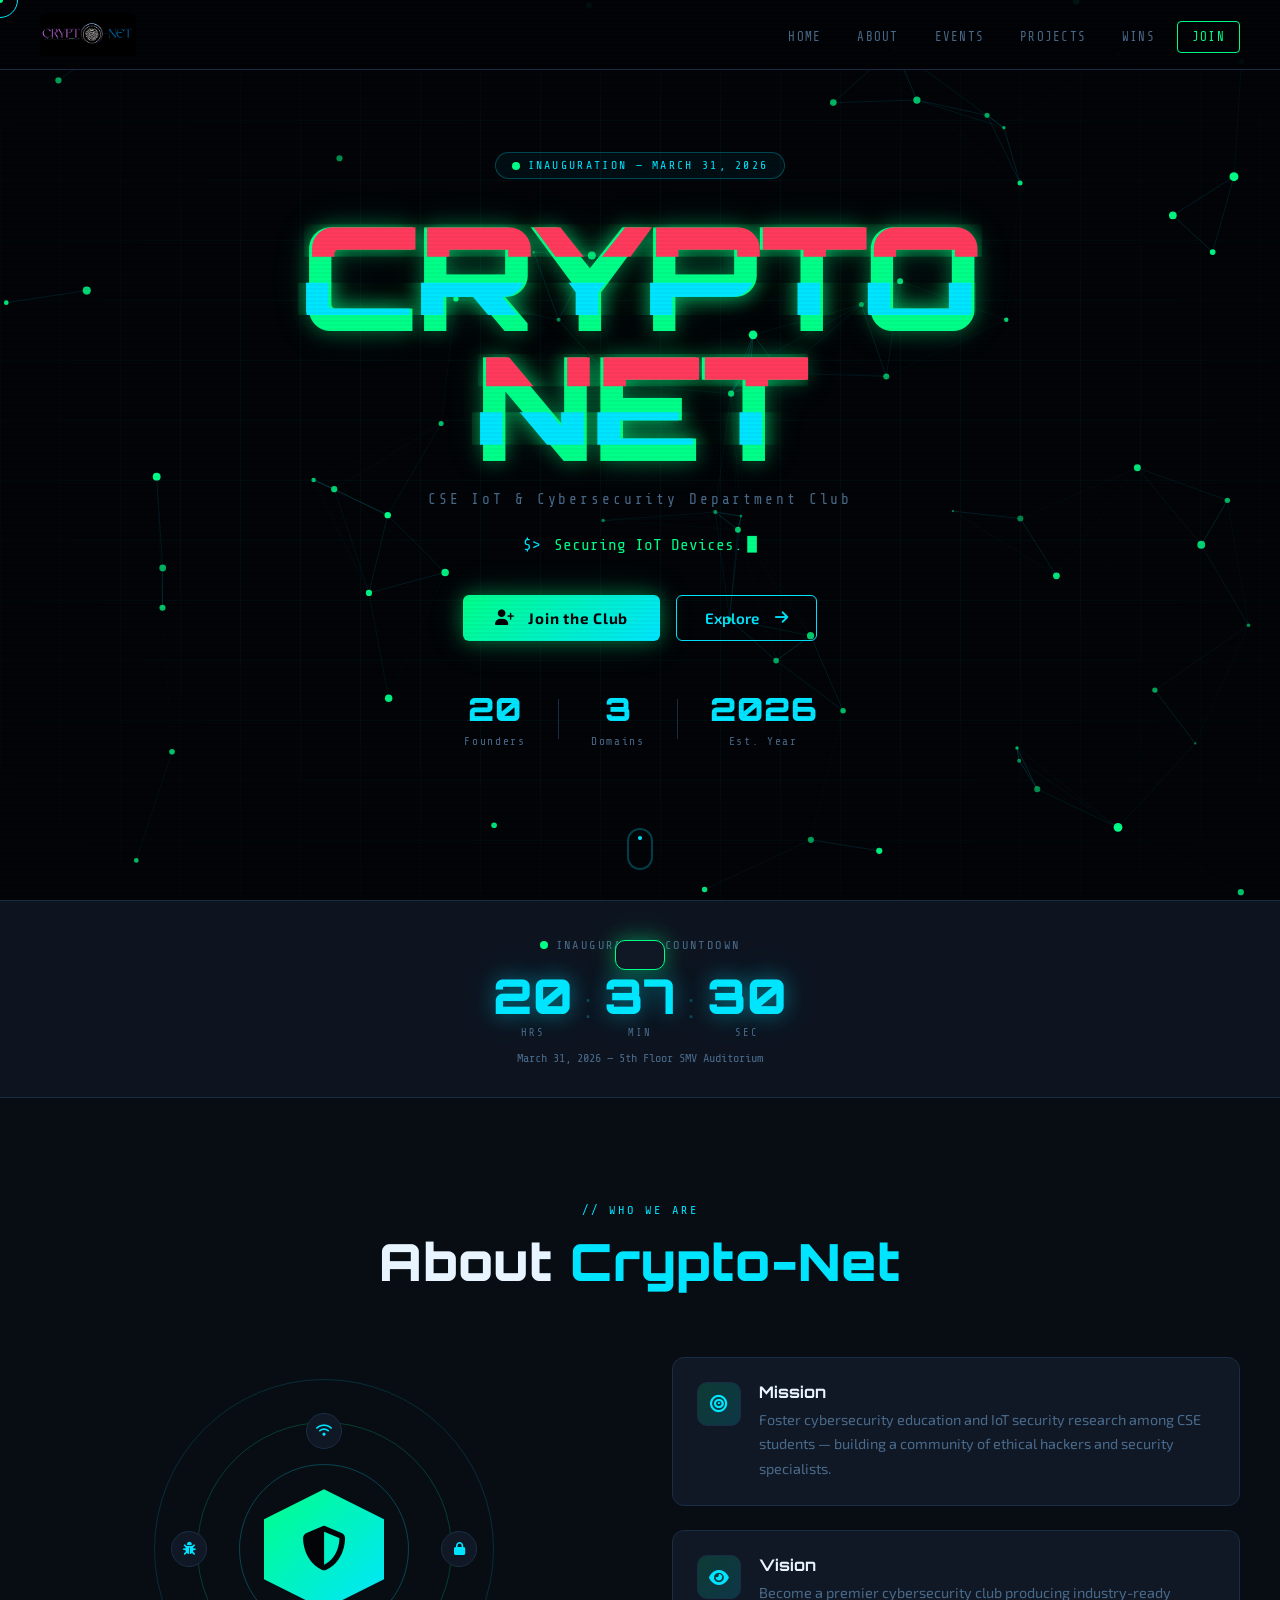
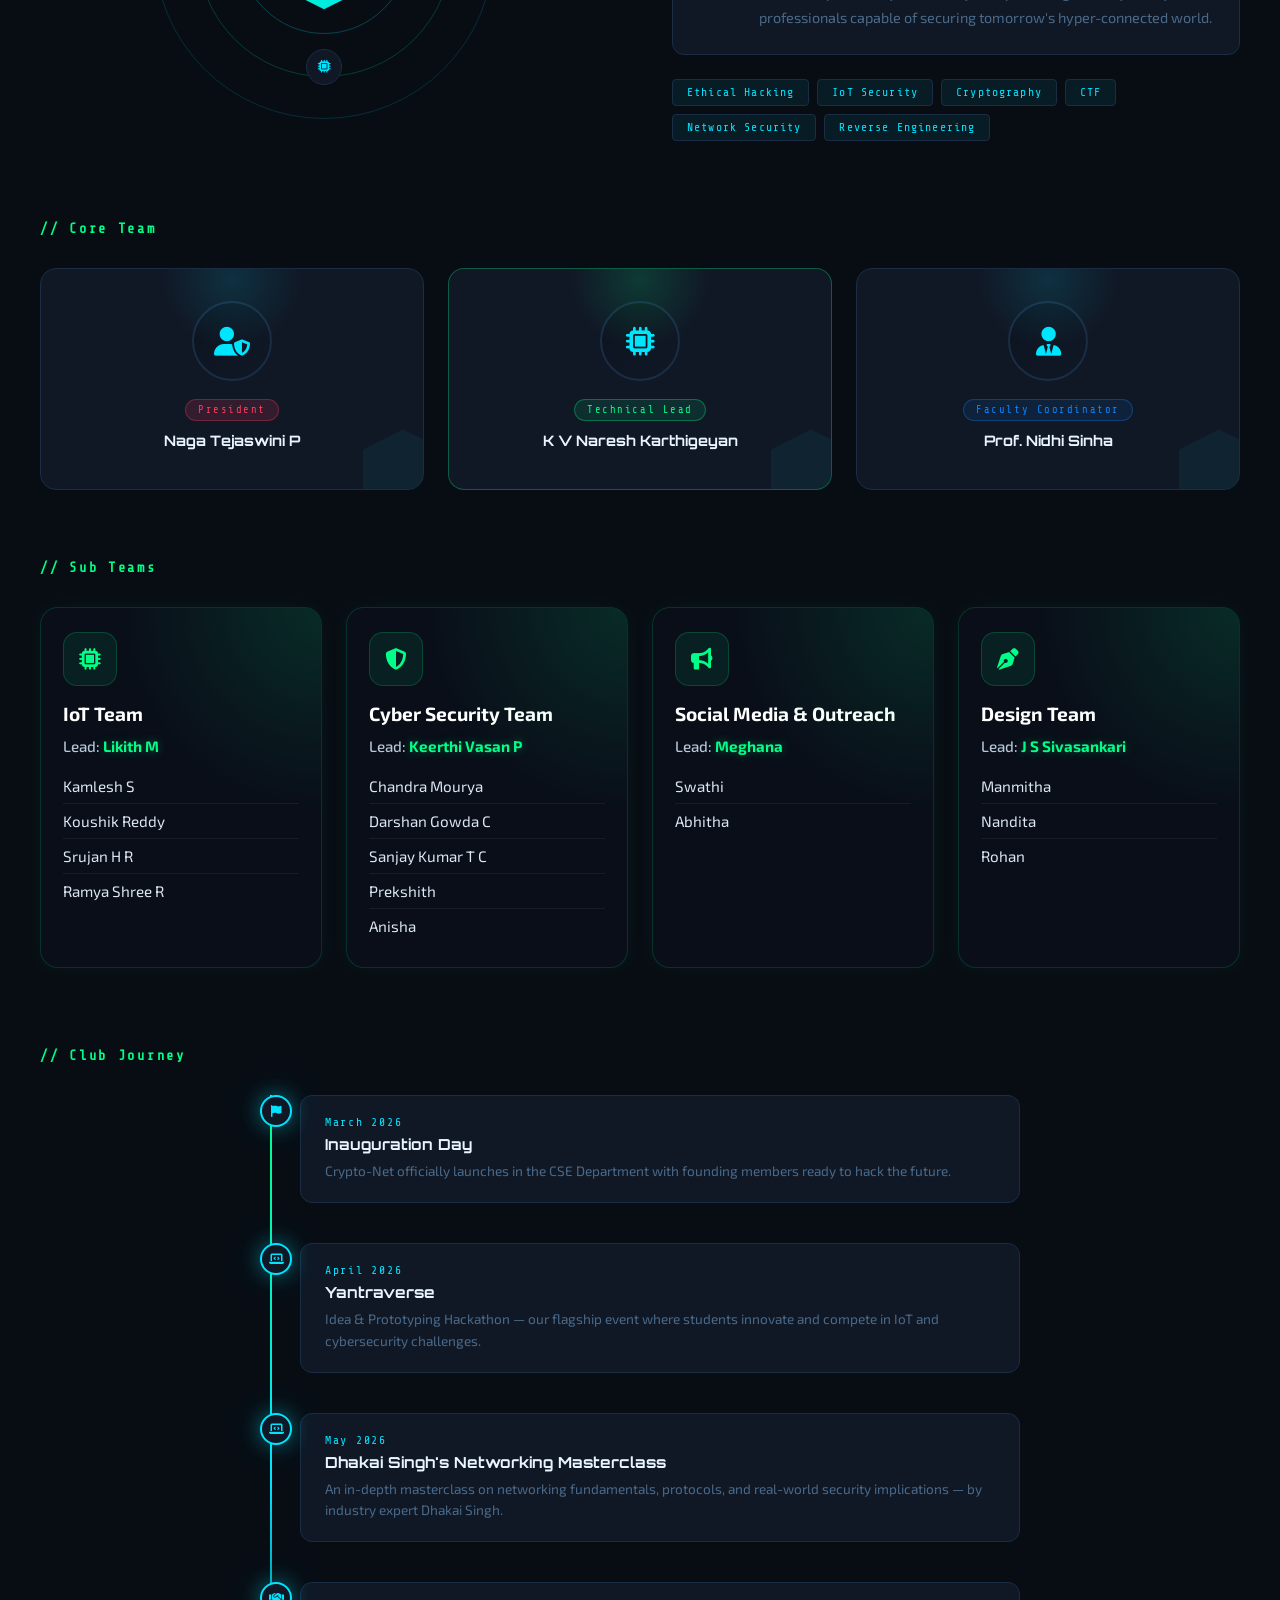
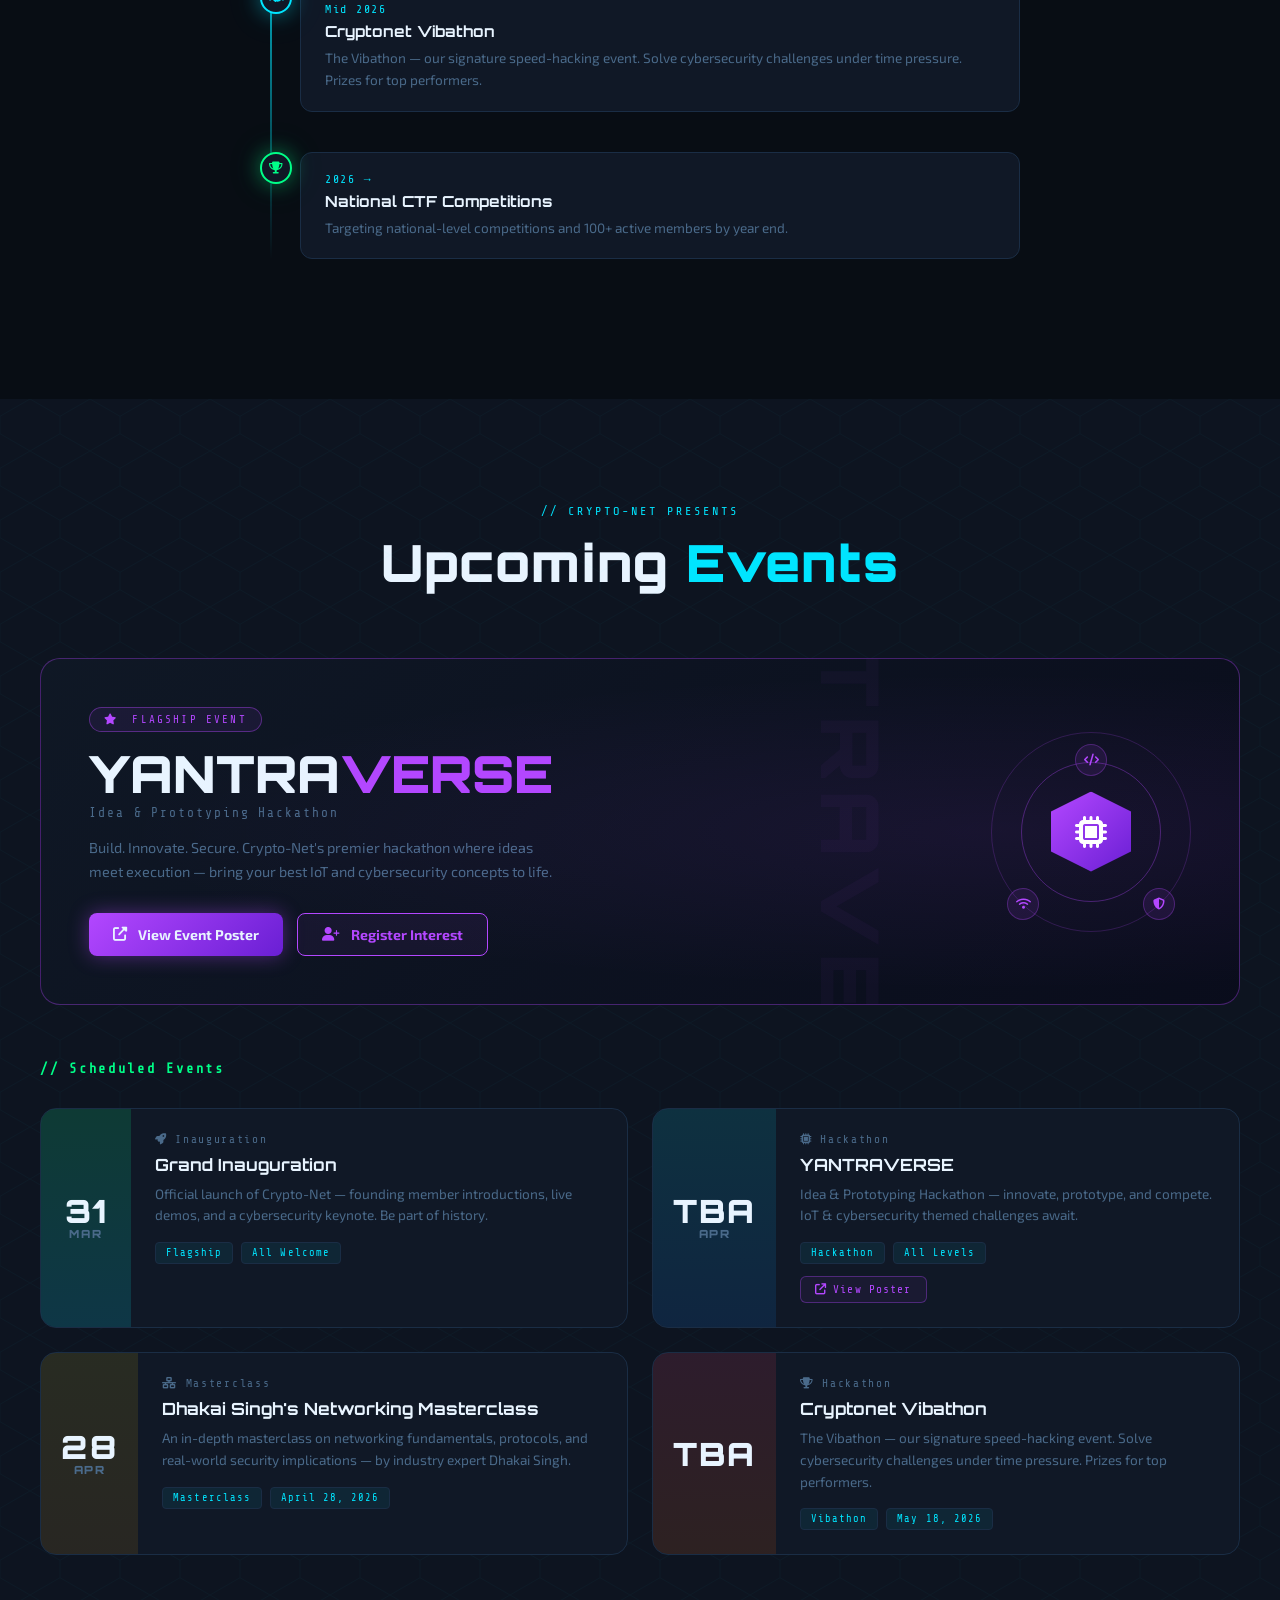
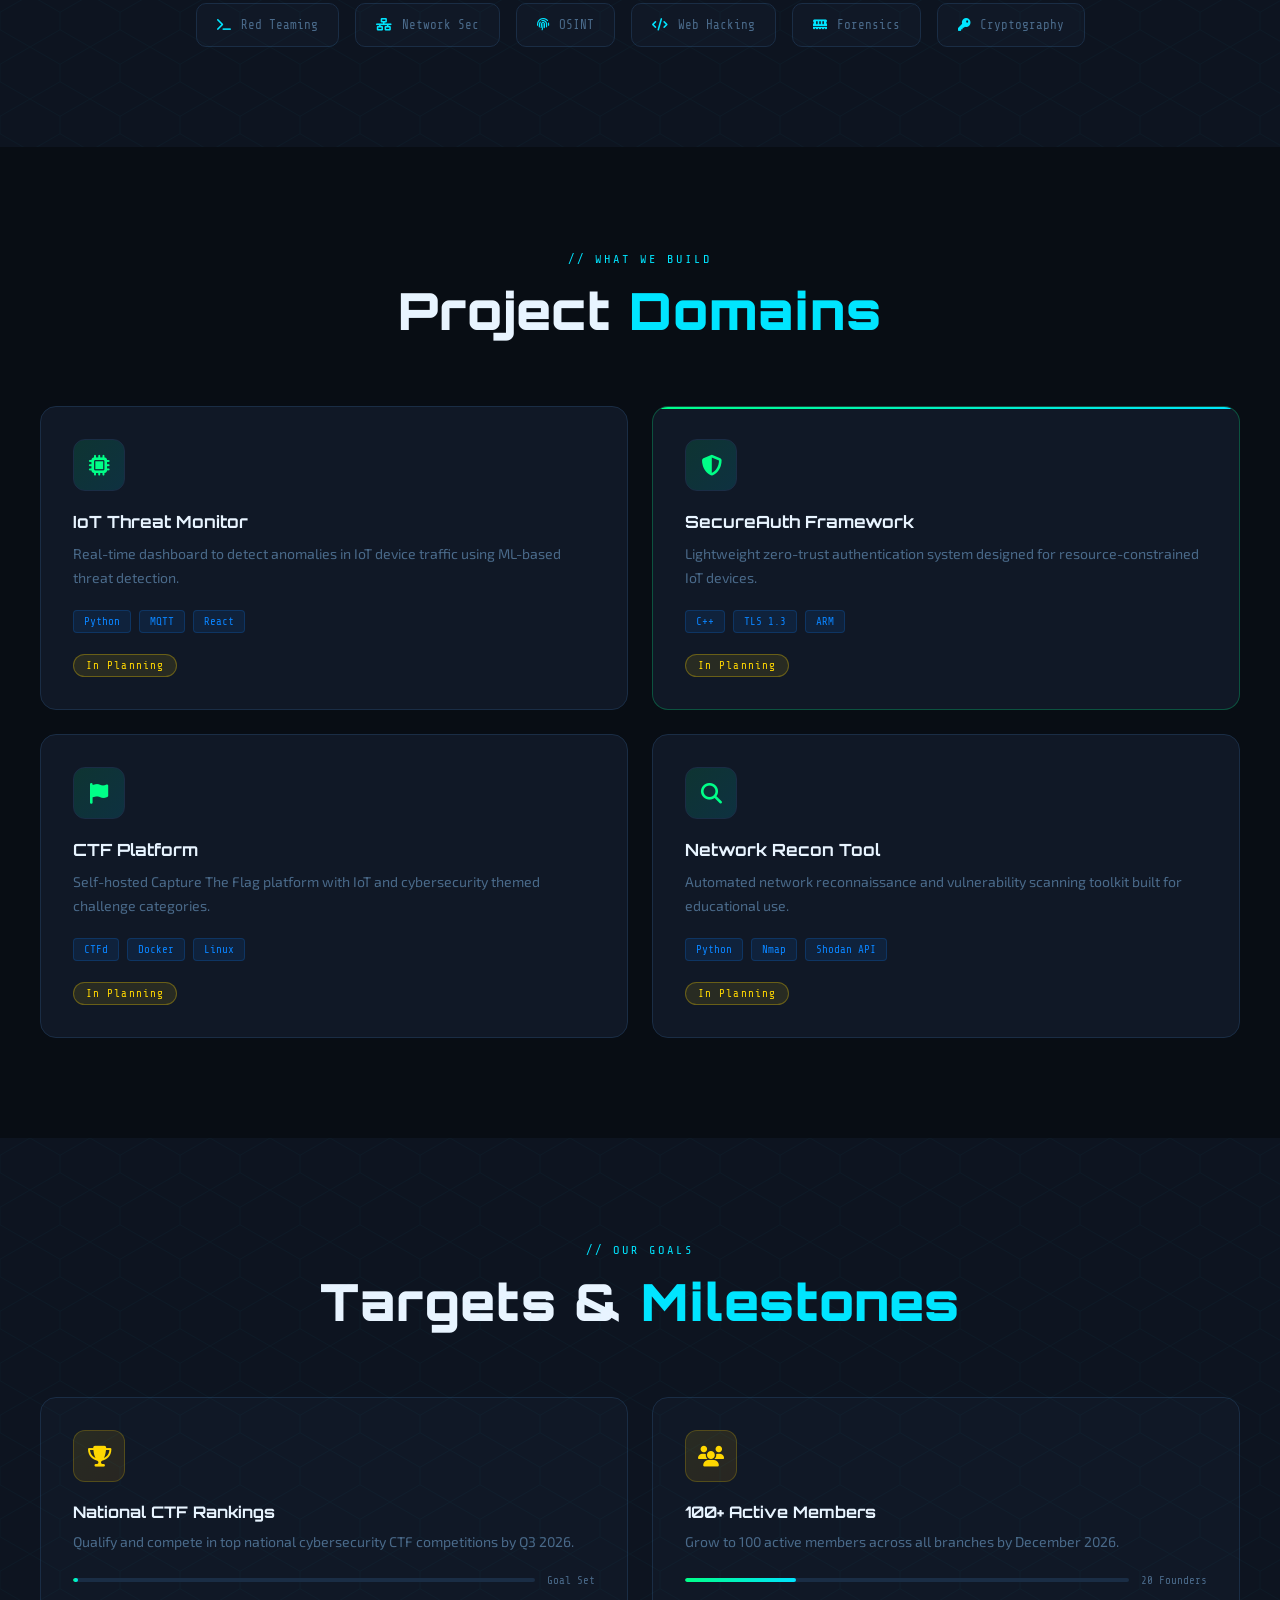
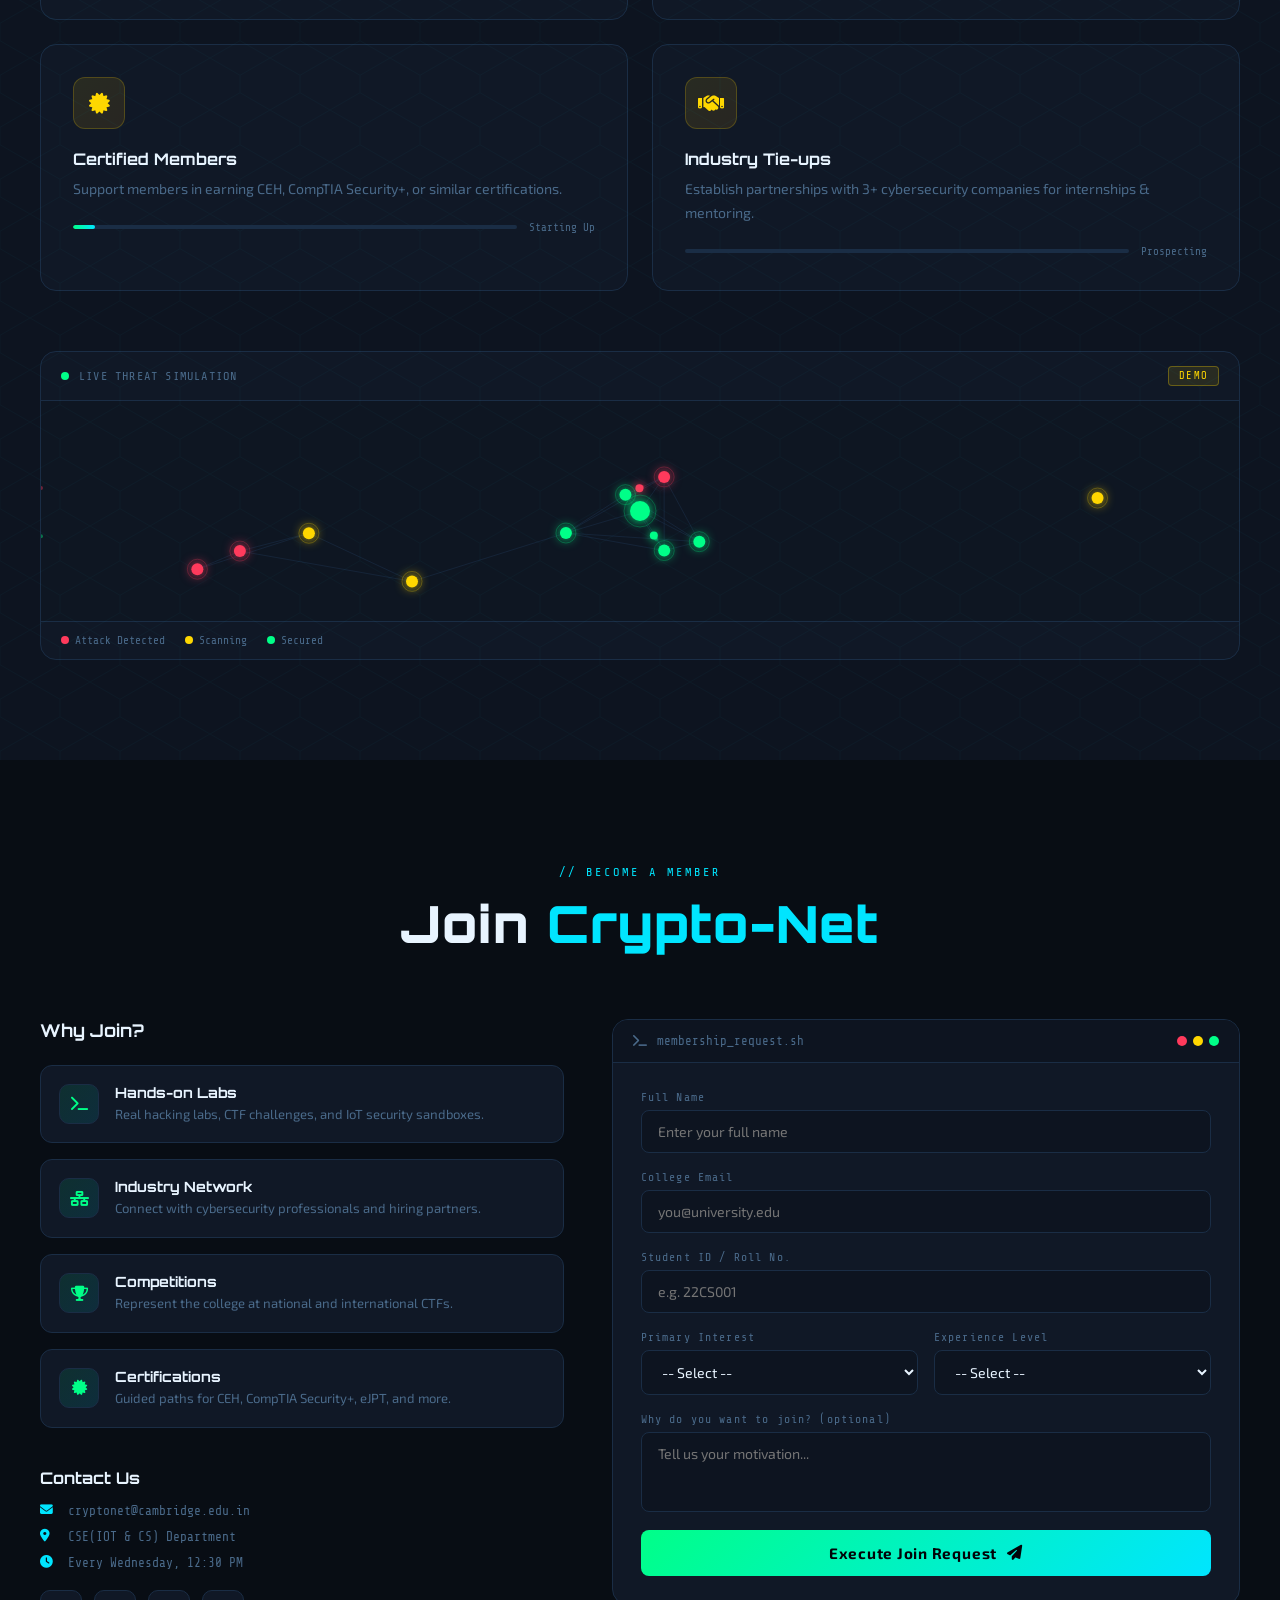
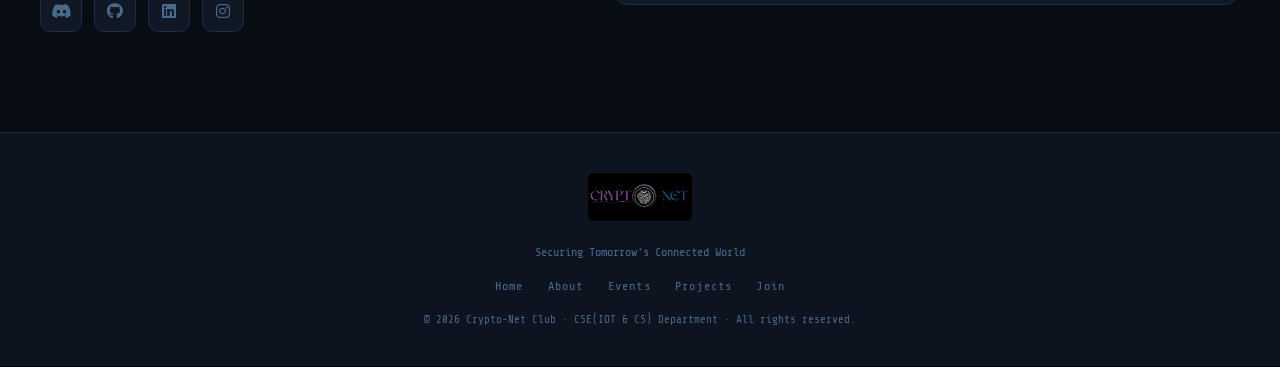
<file: index.html>
<!doctype html>
<html lang="en">
  <head>
    <meta charset="UTF-8" />
    <meta name="viewport" content="width=device-width, initial-scale=1.0" />
    <title>Crypto-Net | IoT & Cybersecurity Club</title>
    <link rel="preconnect" href="https://fonts.googleapis.com" />
    <link
      href="https://fonts.googleapis.com/css2?family=Share+Tech+Mono&family=Orbitron:wght@400;700;900&family=Exo+2:wght@300;400;600;800&display=swap"
      rel="stylesheet"
    />
    <link
      rel="stylesheet"
      href="https://cdnjs.cloudflare.com/ajax/libs/font-awesome/6.4.0/css/all.min.css"
    />
    <link rel="stylesheet" href="styles.css" />
  </head>
  <body>
    <!-- CUSTOM CURSOR -->
    <div class="cursor-outer" id="cursorOuter"></div>
    <div class="cursor-dot" id="cursorDot"></div>

    <!-- SCAN LINE OVERLAY -->
    <div class="scanlines"></div>

    <!-- LOADING SCREEN -->
    <div id="loader" class="loader">
      <div class="loader-inner">
        <div class="loader-hex">
          <svg viewBox="0 0 100 100">
            <polygon points="50,5 95,27.5 95,72.5 50,95 5,72.5 5,27.5" />
          </svg>
          <i class="fas fa-shield-halved"></i>
        </div>
        <div class="loader-text">
          <span class="loader-title">CRYPTO-NET</span>
          <div class="loader-bar">
            <div class="loader-fill" id="loaderFill"></div>
          </div>
          <span class="loader-status" id="loaderStatus">Initializing...</span>
        </div>
      </div>
    </div>

    <!-- NAVBAR -->
    <nav class="navbar" id="navbar">
      <div class="nav-inner">
        <a href="#home" class="nav-logo">
          <img src="logo.jpeg" alt="Crypto-Net Logo" class="nav-logo-img" />
        </a>
        <ul class="nav-links" id="navLinks">
          <li><a href="#home" class="nl" data-text="HOME">HOME</a></li>
          <li><a href="#about" class="nl" data-text="ABOUT">ABOUT</a></li>
          <li><a href="#events" class="nl" data-text="EVENTS">EVENTS</a></li>
          <li>
            <a href="#projects" class="nl" data-text="PROJECTS">PROJECTS</a>
          </li>
          <li><a href="#achievements" class="nl" data-text="WINS">WINS</a></li>
          <li>
            <a href="#contact" class="nl join-btn" data-text="JOIN">JOIN</a>
          </li>
        </ul>
        <button class="hamburger" id="hamburger">
          <span></span><span></span><span></span>
        </button>
      </div>
    </nav>

    <!-- HERO -->
    <section id="home" class="hero">
      <canvas id="networkCanvas"></canvas>
      <div class="hero-grid-overlay"></div>

      <div class="hero-content">
        <div class="hero-badge">
          <span class="badge-dot"></span>INAUGURATION — MARCH 31, 2026
        </div>
        <h1 class="hero-title">
          <span class="title-line glitch-wrap">
            <span class="glitch" data-text="CRYPTO">CRYPTO</span>
          </span>
          <span class="title-line glitch-wrap">
            <span class="glitch accent-text" data-text="NET">NET</span>
          </span>
        </h1>
        <p class="hero-sub">CSE IoT &amp; Cybersecurity Department Club</p>
        <div class="typing-wrap">
          <span class="prompt">$&gt;&nbsp;</span>
          <span id="typeTarget"></span>
          <span class="caret">█</span>
        </div>
        <div class="hero-ctas">
          <a href="#contact" class="btn-primary"
            ><i class="fas fa-user-plus"></i>&nbsp;Join the Club</a
          >
          <a href="#about" class="btn-ghost"
            >Explore &nbsp;<i class="fas fa-arrow-right"></i
          ></a>
        </div>
        <div class="hero-stats">
          <div class="stat">
            <span class="stat-num" data-target="20">0</span
            ><span class="stat-lbl">Founders</span>
          </div>
          <div class="stat-div"></div>
          <div class="stat">
            <span class="stat-num" data-target="3">0</span
            ><span class="stat-lbl">Domains</span>
          </div>
          <div class="stat-div"></div>
          <div class="stat">
            <span class="stat-num" data-target="2026">0</span
            ><span class="stat-lbl">Est. Year</span>
          </div>
        </div>
      </div>

      <div class="scroll-hint"><span></span></div>
    </section>

    <!-- INAUGURATION COUNTDOWN -->
    <section class="countdown-section">
      <div class="count-inner">
        <div class="count-label">
          <span class="pulse-dot"></span> INAUGURATION COUNTDOWN
        </div>
        <div class="countdown" id="countdown">
          <div class="time-block">
            <span id="cd-h">00</span><small>HRS</small>
          </div>
          <div class="time-sep">:</div>
          <div class="time-block">
            <span id="cd-m">00</span><small>MIN</small>
          </div>
          <div class="time-sep">:</div>
          <div class="time-block">
            <span id="cd-s">00</span><small>SEC</small>
          </div>
        </div>
        <p class="count-sub">March 31, 2026 — 5th Floor SMV Auditorium</p>
      </div>
    </section>

    <!-- ABOUT -->
    <section id="about" class="section about-section">
      <div class="container">
        <div class="section-header">
          <span class="sh-tag">// WHO WE ARE</span>
          <h2 class="sh-title">About <span class="accent">Crypto-Net</span></h2>
        </div>

        <div class="about-grid">
          <div class="about-visual">
            <div class="shield-anim">
              <div class="shield-ring r1"></div>
              <div class="shield-ring r2"></div>
              <div class="shield-ring r3"></div>
              <div class="shield-core">
                <i class="fas fa-shield-halved"></i>
              </div>
              <div class="orbit-dot od1"><i class="fas fa-wifi"></i></div>
              <div class="orbit-dot od2"><i class="fas fa-lock"></i></div>
              <div class="orbit-dot od3"><i class="fas fa-microchip"></i></div>
              <div class="orbit-dot od4"><i class="fas fa-bug"></i></div>
            </div>
          </div>
          <div class="about-text">
            <div class="mv-card">
              <div class="mvc-icon"><i class="fas fa-bullseye"></i></div>
              <div>
                <h3>Mission</h3>
                <p>
                  Foster cybersecurity education and IoT security research among
                  CSE students — building a community of ethical hackers and
                  security specialists.
                </p>
              </div>
            </div>
            <div class="mv-card">
              <div class="mvc-icon"><i class="fas fa-eye"></i></div>
              <div>
                <h3>Vision</h3>
                <p>
                  Become a premier cybersecurity club producing industry-ready
                  professionals capable of securing tomorrow's hyper-connected
                  world.
                </p>
              </div>
            </div>
            <div class="skill-tags">
              <span>Ethical Hacking</span><span>IoT Security</span
              ><span>Cryptography</span> <span>CTF</span
              ><span>Network Security</span><span>Reverse Engineering</span>
            </div>
          </div>
        </div>

        <!-- CORE TEAM -->
        <div class="team-section">
          <h3 class="sub-heading">// Core Team</h3>
          <div class="team-grid">
            <div class="team-card">
              <div class="tc-glow"></div>
              <div class="tc-avatar"><i class="fas fa-user-shield"></i></div>
              <div class="tc-info">
                <span class="tc-role president">President</span>
                <h4>Naga Tejaswini P</h4>
                <!-- <p>Cybersecurity enthusiast &amp; network security expert.</p> -->
              </div>
              <div class="tc-hex"></div>
            </div>
            <div class="team-card featured">
              <div class="tc-glow"></div>
              <div class="tc-avatar"><i class="fas fa-microchip"></i></div>
              <div class="tc-info">
                <span class="tc-role tech-lead">Technical Lead</span>
                <h4>K V Naresh Karthigeyan</h4>
                <!-- <p>IoT security specialist &amp; cryptography researcher.</p> -->
              </div>
              <div class="tc-hex"></div>
            </div>
            <div class="team-card">
              <div class="tc-glow"></div>
              <div class="tc-avatar"><i class="fas fa-user-tie"></i></div>
              <div class="tc-info">
                <span class="tc-role faculty">Faculty Coordinator</span>
                <h4>Prof. Nidhi Sinha</h4>
                <!-- <p>15+ years in cybersecurity &amp; IoT research.</p> -->
              </div>
              <div class="tc-hex"></div>
            </div>
          </div>
          <!-- SUB TEAMS -->
          <div class="subteam-section">
            <h3 class="sub-heading">// Sub Teams</h3>

            <div class="subteam-grid">
              <!-- IoT Team -->
              <div class="subteam-card">
                <div class="st-glow"></div>
                <div class="st-icon"><i class="fas fa-microchip"></i></div>
                <h4>IoT Team</h4>
                <p class="team-lead">Lead: <span>Likith M</span></p>
                <ul class="member-list">
                  <li>Kamlesh S</li>
                  <li>Koushik Reddy</li>
                  <li>Srujan H R</li>
                  <li>Ramya Shree R</li>
                </ul>
              </div>

              <!-- Cybersecurity Team -->
              <div class="subteam-card">
                <div class="st-glow"></div>
                <div class="st-icon"><i class="fas fa-shield-halved"></i></div>
                <h4>Cyber Security Team</h4>
                <p class="team-lead">Lead: <span>Keerthi Vasan P</span></p>
                <ul class="member-list">
                  <li>Chandra Mourya</li>
                  <li>Darshan Gowda C</li>
                  <li>Sanjay Kumar T C</li>
                  <li>Prekshith</li>
                  <li>Anisha</li>
                </ul>
              </div>

              <!-- Social Media Team -->
              <div class="subteam-card">
                <div class="st-glow"></div>
                <div class="st-icon"><i class="fas fa-bullhorn"></i></div>
                <h4>Social Media & Outreach</h4>
                <p class="team-lead">Lead: <span>Meghana </span></p>
                <ul class="member-list">
                  <li>Swathi</li>
                  <li>Abhitha</li>
                </ul>
              </div>

              <!-- Design Team -->
              <div class="subteam-card">
                <div class="st-glow"></div>
                <div class="st-icon"><i class="fas fa-pen-nib"></i></div>
                <h4>Design Team</h4>
                <p class="team-lead">Lead: <span>J S Sivasankari</span></p>
                <ul class="member-list">
                  <li>Manmitha</li>
                  <li>Nandita</li>
                  <li>Rohan</li>
                </ul>
              </div>
            </div>
          </div>
        </div>

        <!-- TIMELINE -->
        <div class="timeline-section">
          <h3 class="sub-heading">// Club Journey</h3>
          <div class="timeline">
            <div class="tl-item">
              <div class="tl-node"><i class="fas fa-flag"></i></div>
              <div class="tl-content">
                <span class="tl-date">March 2026</span>
                <h4>Inauguration Day</h4>
                <p>
                  Crypto-Net officially launches in the CSE Department with
                  founding members ready to hack the future.
                </p>
              </div>
            </div>
            <div class="tl-item">
              <div class="tl-node"><i class="fas fa-laptop-code"></i></div>
              <div class="tl-content">
                <span class="tl-date">April 2026</span>
                <h4>Yantraverse</h4>
                <p>
                  Idea & Prototyping Hackathon — our flagship event where
                  students innovate and compete in IoT and cybersecurity
                  challenges.
                </p>
              </div>
            </div>
            <div class="tl-item">
              <div class="tl-node"><i class="fas fa-laptop-code"></i></div>
              <div class="tl-content">
                <span class="tl-date">May 2026</span>
                <h4>Dhakai Singh's Networking Masterclass</h4>
                <p>
                  An in-depth masterclass on networking fundamentals, protocols,
                  and real-world security implications — by industry expert
                  Dhakai Singh.
                </p>
              </div>
            </div>
            <div class="tl-item">
              <div class="tl-node"><i class="fas fa-handshake"></i></div>
              <div class="tl-content">
                <span class="tl-date">Mid 2026</span>
                <h4>Cryptonet Vibathon</h4>
                <p>
                  The Vibathon — our signature speed-hacking event. Solve
                  cybersecurity challenges under time pressure. Prizes for top
                  performers.
                </p>
              </div>
            </div>
            <div class="tl-item future">
              <div class="tl-node"><i class="fas fa-trophy"></i></div>
              <div class="tl-content">
                <span class="tl-date">2026 →</span>
                <h4>National CTF Competitions</h4>
                <p>
                  Targeting national-level competitions and 100+ active members
                  by year end.
                </p>
              </div>
            </div>
          </div>
        </div>
      </div>
    </section>

    <!-- EVENTS -->
    <section id="events" class="section events-section">
      <div class="hex-bg"></div>
      <div class="container">
        <div class="section-header">
          <span class="sh-tag">// CRYPTO-NET PRESENTS</span>
          <h2 class="sh-title">Upcoming <span class="accent">Events</span></h2>
        </div>

        <!-- YANTRAVERSE FEATURED BANNER -->
        <div class="yantraverse-banner">
          <div class="yb-left">
            <div class="yb-tag">
              <i class="fas fa-star"></i>&nbsp;FLAGSHIP EVENT
            </div>
            <h2 class="yb-title">YANTRA<span>VERSE</span></h2>
            <p class="yb-sub">Idea &amp; Prototyping Hackathon</p>
            <p class="yb-desc">
              Build. Innovate. Secure. Crypto-Net's premier hackathon where
              ideas meet execution — bring your best IoT and cybersecurity
              concepts to life.
            </p>
            <div class="yb-actions">
              <a href="Yantraverse.html" target="_blank" class="yb-btn primary">
                <i class="fas fa-external-link-alt"></i>&nbsp;View Event Poster
              </a>
              <a href="coming-soon.html" class="yb-btn ghost">
                <i class="fas fa-user-plus"></i>&nbsp;Register Interest
              </a>
            </div>
          </div>
          <div class="yb-right">
            <div class="yb-circuit">
              <div class="yb-hex-ring r1"></div>
              <div class="yb-hex-ring r2"></div>
              <div class="yb-icon"><i class="fas fa-microchip"></i></div>
              <div class="yb-orbit yo1"><i class="fas fa-code"></i></div>
              <div class="yb-orbit yo2">
                <i class="fas fa-shield-halved"></i>
              </div>
              <div class="yb-orbit yo3"><i class="fas fa-wifi"></i></div>
            </div>
          </div>
        </div>

        <!-- UPCOMING EVENTS GRID -->
        <h3 class="sub-heading" style="margin-top: 56px">
          // Scheduled Events
        </h3>
        <div class="events-grid">
          <div class="event-card ec1">
            <div class="ec-date"><span>31</span>MAR</div>
            <div class="ec-body">
              <div class="ec-type">
                <i class="fas fa-rocket"></i> Inauguration
              </div>
              <h3>Grand Inauguration</h3>
              <p>
                Official launch of Crypto-Net — founding member introductions,
                live demos, and a cybersecurity keynote. Be part of history.
              </p>
              <div class="ec-tags">
                <span>Flagship</span><span>All Welcome</span>
              </div>
            </div>
            <div class="ec-glow"></div>
          </div>

          <div class="event-card ec2 yantraverse-card">
            <div class="ec-date"><span>TBA</span>APR</div>
            <div class="ec-body">
              <div class="ec-type">
                <i class="fas fa-microchip"></i> Hackathon
              </div>
              <h3>YANTRAVERSE</h3>
              <p>
                Idea &amp; Prototyping Hackathon — innovate, prototype, and
                compete. IoT &amp; cybersecurity themed challenges await.
              </p>
              <div class="ec-tags">
                <span>Hackathon</span><span>All Levels</span>
              </div>
              <a href="yantraverse.html" target="_blank" class="ec-poster-btn">
                <i class="fas fa-arrow-up-right-from-square"></i> View Poster
              </a>
            </div>
            <div class="ec-glow"></div>
          </div>

          <div class="event-card ec3">
            <div class="ec-date"><span>28</span>APR</div>
            <div class="ec-body">
              <div class="ec-type">
                <i class="fas fa-network-wired"></i> Masterclass
              </div>
              <h3>Dhakai Singh's Networking Masterclass</h3>
              <p>
                An in-depth masterclass on networking fundamentals, protocols,
                and real-world security implications — by industry expert Dhakai
                Singh.
              </p>
              <div class="ec-tags">
                <span>Masterclass</span><span>April 28, 2026</span>
              </div>
            </div>
            <div class="ec-glow"></div>
          </div>

          <div class="event-card ec4">
            <div class="ec-date"><span>TBA</span></div>
            <div class="ec-body">
              <div class="ec-type"><i class="fas fa-trophy"></i> Hackathon</div>
              <h3>Cryptonet Vibathon</h3>
              <p>
                The Vibathon — our signature speed-hacking event. Solve
                cybersecurity challenges under time pressure. Prizes for top
                performers.
              </p>
              <div class="ec-tags">
                <span>Vibathon</span><span>May 18, 2026</span>
              </div>
            </div>
            <div class="ec-glow"></div>
          </div>
        </div>

        <div class="categories-strip">
          <div class="cat-item">
            <i class="fas fa-terminal"></i><span>Red Teaming</span>
          </div>
          <div class="cat-item">
            <i class="fas fa-network-wired"></i><span>Network Sec</span>
          </div>
          <div class="cat-item">
            <i class="fas fa-fingerprint"></i><span>OSINT</span>
          </div>
          <div class="cat-item">
            <i class="fas fa-code"></i><span>Web Hacking</span>
          </div>
          <div class="cat-item">
            <i class="fas fa-memory"></i><span>Forensics</span>
          </div>
          <div class="cat-item">
            <i class="fas fa-key"></i><span>Cryptography</span>
          </div>
        </div>
      </div>
    </section>

    <!-- PROJECTS -->
    <section id="projects" class="section projects-section">
      <div class="container">
        <div class="section-header">
          <span class="sh-tag">// WHAT WE BUILD</span>
          <h2 class="sh-title">Project <span class="accent">Domains</span></h2>
        </div>
        <div class="projects-grid">
          <div class="proj-card">
            <div class="proj-icon"><i class="fas fa-microchip"></i></div>
            <h3>IoT Threat Monitor</h3>
            <p>
              Real-time dashboard to detect anomalies in IoT device traffic
              using ML-based threat detection.
            </p>
            <div class="proj-stack">
              <span>Python</span><span>MQTT</span><span>React</span>
            </div>
            <div class="proj-status coming">In Planning</div>
          </div>
          <div class="proj-card featured">
            <div class="proj-icon"><i class="fas fa-shield-halved"></i></div>
            <h3>SecureAuth Framework</h3>
            <p>
              Lightweight zero-trust authentication system designed for
              resource-constrained IoT devices.
            </p>
            <div class="proj-stack">
              <span>C++</span><span>TLS 1.3</span><span>ARM</span>
            </div>
            <div class="proj-status coming">In Planning</div>
          </div>
          <div class="proj-card">
            <div class="proj-icon"><i class="fas fa-flag"></i></div>
            <h3>CTF Platform</h3>
            <p>
              Self-hosted Capture The Flag platform with IoT and cybersecurity
              themed challenge categories.
            </p>
            <div class="proj-stack">
              <span>CTFd</span><span>Docker</span><span>Linux</span>
            </div>
            <div class="proj-status coming">In Planning</div>
          </div>
          <div class="proj-card">
            <div class="proj-icon"><i class="fas fa-search"></i></div>
            <h3>Network Recon Tool</h3>
            <p>
              Automated network reconnaissance and vulnerability scanning
              toolkit built for educational use.
            </p>
            <div class="proj-stack">
              <span>Python</span><span>Nmap</span><span>Shodan API</span>
            </div>
            <div class="proj-status coming">In Planning</div>
          </div>
        </div>
      </div>
    </section>

    <!-- ACHIEVEMENTS -->
    <section id="achievements" class="section achievements-section">
      <div class="hex-bg"></div>
      <div class="container">
        <div class="section-header">
          <span class="sh-tag">// OUR GOALS</span>
          <h2 class="sh-title">
            Targets &amp; <span class="accent">Milestones</span>
          </h2>
        </div>
        <div class="ach-grid">
          <div class="ach-card">
            <div class="ach-icon"><i class="fas fa-trophy"></i></div>
            <h3>National CTF Rankings</h3>
            <p>
              Qualify and compete in top national cybersecurity CTF competitions
              by Q3 2026.
            </p>
            <div class="ach-progress">
              <div class="ap-bar" style="--w: 1%"></div>
              <span>Goal Set</span>
            </div>
          </div>
          <div class="ach-card">
            <div class="ach-icon"><i class="fas fa-users"></i></div>
            <h3>100+ Active Members</h3>
            <p>
              Grow to 100 active members across all branches by December 2026.
            </p>
            <div class="ach-progress">
              <div class="ap-bar" style="--w: 25%"></div>
              <span>20 Founders</span>
            </div>
          </div>
          <div class="ach-card">
            <div class="ach-icon"><i class="fas fa-certificate"></i></div>
            <h3>Certified Members</h3>
            <p>
              Support members in earning CEH, CompTIA Security+, or similar
              certifications.
            </p>
            <div class="ach-progress">
              <div class="ap-bar" style="--w: 5%"></div>
              <span>Starting Up</span>
            </div>
          </div>
          <div class="ach-card">
            <div class="ach-icon"><i class="fas fa-handshake"></i></div>
            <h3>Industry Tie-ups</h3>
            <p>
              Establish partnerships with 3+ cybersecurity companies for
              internships &amp; mentoring.
            </p>
            <div class="ach-progress">
              <div class="ap-bar" style="--w: 0%"></div>
              <span>Prospecting</span>
            </div>
          </div>
        </div>

        <!-- THREAT MAP LIVE WIDGET -->
        <div class="threat-widget">
          <div class="tw-header">
            <span class="pulse-dot"></span>
            <span>LIVE THREAT SIMULATION</span>
            <span class="tw-badge">DEMO</span>
          </div>
          <canvas id="threatCanvas"></canvas>
          <div class="tw-legend">
            <span><i class="dot red"></i>Attack Detected</span>
            <span><i class="dot yellow"></i>Scanning</span>
            <span><i class="dot green"></i>Secured</span>
          </div>
        </div>
      </div>
    </section>

    <!-- JOIN / CONTACT -->
    <section id="contact" class="section contact-section">
      <div class="container">
        <div class="section-header">
          <span class="sh-tag">// BECOME A MEMBER</span>
          <h2 class="sh-title">Join <span class="accent">Crypto-Net</span></h2>
        </div>

        <div class="contact-grid">
          <div class="benefits-col">
            <h3>Why Join?</h3>
            <div class="benefit-list">
              <div class="bitem">
                <div class="bi-icon"><i class="fas fa-terminal"></i></div>
                <div>
                  <h4>Hands-on Labs</h4>
                  <p>
                    Real hacking labs, CTF challenges, and IoT security
                    sandboxes.
                  </p>
                </div>
              </div>
              <div class="bitem">
                <div class="bi-icon"><i class="fas fa-network-wired"></i></div>
                <div>
                  <h4>Industry Network</h4>
                  <p>
                    Connect with cybersecurity professionals and hiring
                    partners.
                  </p>
                </div>
              </div>
              <div class="bitem">
                <div class="bi-icon"><i class="fas fa-trophy"></i></div>
                <div>
                  <h4>Competitions</h4>
                  <p>
                    Represent the college at national and international CTFs.
                  </p>
                </div>
              </div>
              <div class="bitem">
                <div class="bi-icon"><i class="fas fa-certificate"></i></div>
                <div>
                  <h4>Certifications</h4>
                  <p>
                    Guided paths for CEH, CompTIA Security+, eJPT, and more.
                  </p>
                </div>
              </div>
            </div>

            <div class="contact-details">
              <h3>Contact Us</h3>
              <div class="cd-item">
                <i class="fas fa-envelope"></i
                ><span>
                  <a
                    href="mailto:cryptonet@cambridge.edu.in"
                    class="email-link"
                  >
                    cryptonet@cambridge.edu.in
                  </a>
                </span>
              </div>
              <div class="cd-item">
                <i class="fas fa-location-dot"></i
                ><span>CSE(IOT & CS) Department</span>
              </div>
              <div class="cd-item">
                <i class="fas fa-clock"></i
                ><span>Every Wednesday, 12:30 PM</span>
              </div>
              <div class="social-row">
                <a href="https://discord.gg/WtJP7RQTc" class="soc" target="_blank"
                  ><i class="fab fa-discord"></i
                ></a>
                <a href="https://github.com/cryptonetclubcit" class="soc" target="_blank"><i class="fab fa-github"></i></a>
                <a href="coming-soon.html" class="soc" target="_blank"><i class="fab fa-linkedin"></i></a>
                <a href="coming-soon.html" class="soc" target="_blank"><i class="fab fa-instagram"></i></a>
              </div>
            </div>
          </div>

          <div class="form-col">
            <div class="form-card">
              <div class="fc-header">
                <i class="fas fa-terminal"></i>
                <span>membership_request.sh</span>
                <div class="fc-dots">
                  <span></span><span></span><span></span>
                </div>
              </div>
              <form id="joinForm">
                <div class="fg">
                  <label>Full Name</label>
                  <input
                    type="text"
                    placeholder="Enter your full name"
                    required
                  />
                </div>
                <div class="fg">
                  <label>College Email</label>
                  <input
                    type="email"
                    placeholder="you@university.edu"
                    required
                  />
                </div>
                <div class="fg">
                  <label>Student ID / Roll No.</label>
                  <input type="text" placeholder="e.g. 22CS001" required />
                </div>
                <div class="fg-row">
                  <div class="fg">
                    <label>Primary Interest</label>
                    <select required>
                      <option value="">-- Select --</option>
                      <option>Ethical Hacking</option>
                      <option>IoT Security</option>
                      <option>Cryptography</option>
                      <option>Network Security</option>
                      <option>Web Security</option>
                      <option>Forensics</option>
                    </select>
                  </div>
                  <div class="fg">
                    <label>Experience Level</label>
                    <select required>
                      <option value="">-- Select --</option>
                      <option>Beginner</option>
                      <option>Intermediate</option>
                      <option>Advanced</option>
                    </select>
                  </div>
                </div>
                <div class="fg">
                  <label>Why do you want to join? (optional)</label>
                  <textarea placeholder="Tell us your motivation..."></textarea>
                </div>
                <button type="submit" class="submit-btn">
                  <span>Execute Join Request</span>
                  <i class="fas fa-paper-plane"></i>
                </button>
              </form>
            </div>
          </div>
        </div>
      </div>
    </section>

    <!-- FOOTER -->
    <footer class="footer">
      <div class="footer-inner">
        <div class="footer-logo">
          <img src="logo.jpeg" alt="Crypto-Net" class="footer-logo-img" />
        </div>
        <p class="footer-tag">Securing Tomorrow's Connected World</p>
        <div class="footer-nav">
          <a href="#home">Home</a><a href="#about">About</a>
          <a href="#events">Events</a><a href="#projects">Projects</a>
          <a href="#contact">Join</a>
        </div>
        <p class="footer-copy">
          © 2026 Crypto-Net Club · CSE(IOT & CS) Department · All rights reserved.
        </p>
      </div>
    </footer>

    <!-- TOAST -->
    <div class="toast" id="toast"></div>

    <script src="script.js"></script>
  </body>
</html>
</file>
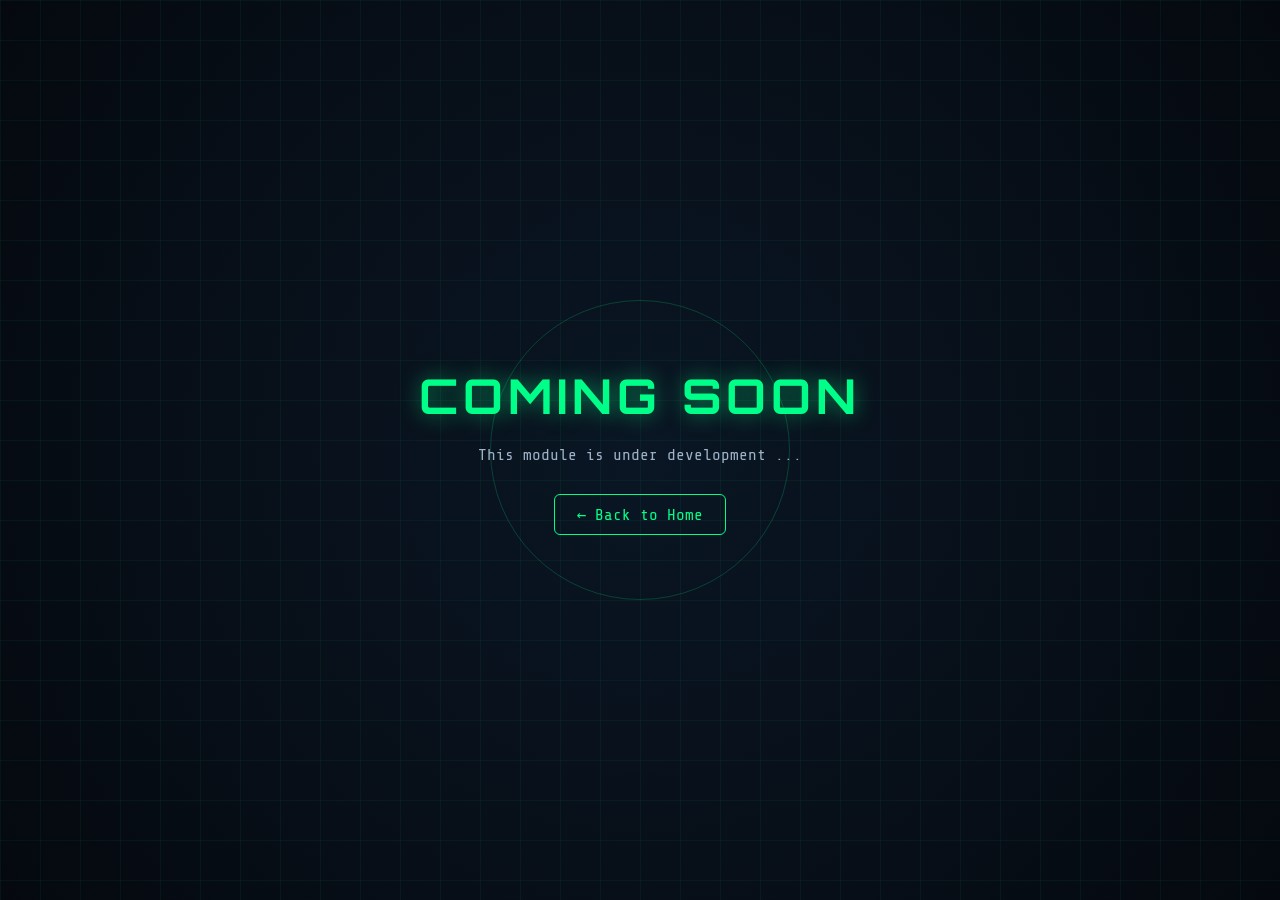
<file: coming-soon.html>
<!doctype html>
<html lang="en">
  <head>
    <meta charset="UTF-8" />
    <meta name="viewport" content="width=device-width, initial-scale=1.0" />
    <title>Coming Soon | Crypto-Net</title>

    <link
      href="https://fonts.googleapis.com/css2?family=Share+Tech+Mono&family=Orbitron:wght@400;700&display=swap"
      rel="stylesheet"
    />

    <style>
      :root {
        --bg: #060b14;
        --green: #00ff88;
        --cyan: #00e5ff;
        --red: #ff3b3b;
        --muted: #9fb3c8;
      }

      * {
        margin: 0;
        padding: 0;
        box-sizing: border-box;
      }

      body {
        height: 100vh;
        display: flex;
        align-items: center;
        justify-content: center;
        background: radial-gradient(circle at center, #0a1624, #05090f);
        font-family: "Share Tech Mono", monospace;
        color: #dce7f3;
        overflow: hidden;
      }

      /* grid background */
      body::before {
        content: "";
        position: absolute;
        inset: 0;
        background-image:
          linear-gradient(rgba(0, 255, 136, 0.05) 1px, transparent 1px),
          linear-gradient(90deg, rgba(0, 255, 136, 0.05) 1px, transparent 1px);
        background-size: 40px 40px;
      }

      /* container */
      .container {
        text-align: center;
        z-index: 2;
      }

      /* glitch title */
      .title {
        font-size: 3rem;
        font-family: "Orbitron", sans-serif;
        color: var(--green);
        letter-spacing: 0.1em;
        margin-bottom: 20px;
        text-shadow: 0 0 20px rgba(0, 255, 136, 0.5);
      }

      .subtitle {
        color: var(--muted);
        margin-bottom: 30px;
      }

      /* animated dots */
      .dots span {
        animation: blink 1.4s infinite;
      }

      .dots span:nth-child(2) {
        animation-delay: 0.2s;
      }
      .dots span:nth-child(3) {
        animation-delay: 0.4s;
      }

      @keyframes blink {
        0%,
        80%,
        100% {
          opacity: 0;
        }
        40% {
          opacity: 1;
        }
      }

      /* button */
      .btn {
        display: inline-block;
        padding: 10px 22px;
        border: 1px solid var(--green);
        color: var(--green);
        text-decoration: none;
        border-radius: 6px;
        transition: 0.3s;
      }

      .btn:hover {
        background: var(--green);
        color: black;
        box-shadow: 0 0 12px var(--green);
      }

      /* pulse circle */
      .circle {
        position: absolute;
        width: 300px;
        height: 300px;
        border: 1px solid rgba(0, 255, 136, 0.2);
        border-radius: 50%;
        animation: pulse 3s infinite;
      }

      @keyframes pulse {
        0% {
          transform: scale(0.9);
          opacity: 0.4;
        }
        70% {
          transform: scale(1.2);
          opacity: 0;
        }
        100% {
          transform: scale(0.9);
          opacity: 0;
        }
      }
    </style>
  </head>

  <body>
    <div class="circle"></div>

    <div class="container">
      <h1 class="title">COMING SOON</h1>

      <p class="subtitle">
        This module is under development
        <span class="dots"> <span>.</span><span>.</span><span>.</span> </span>
      </p>

      <a href="index.html" class="btn">← Back to Home</a>
    </div>
  </body>
</html>
</file>
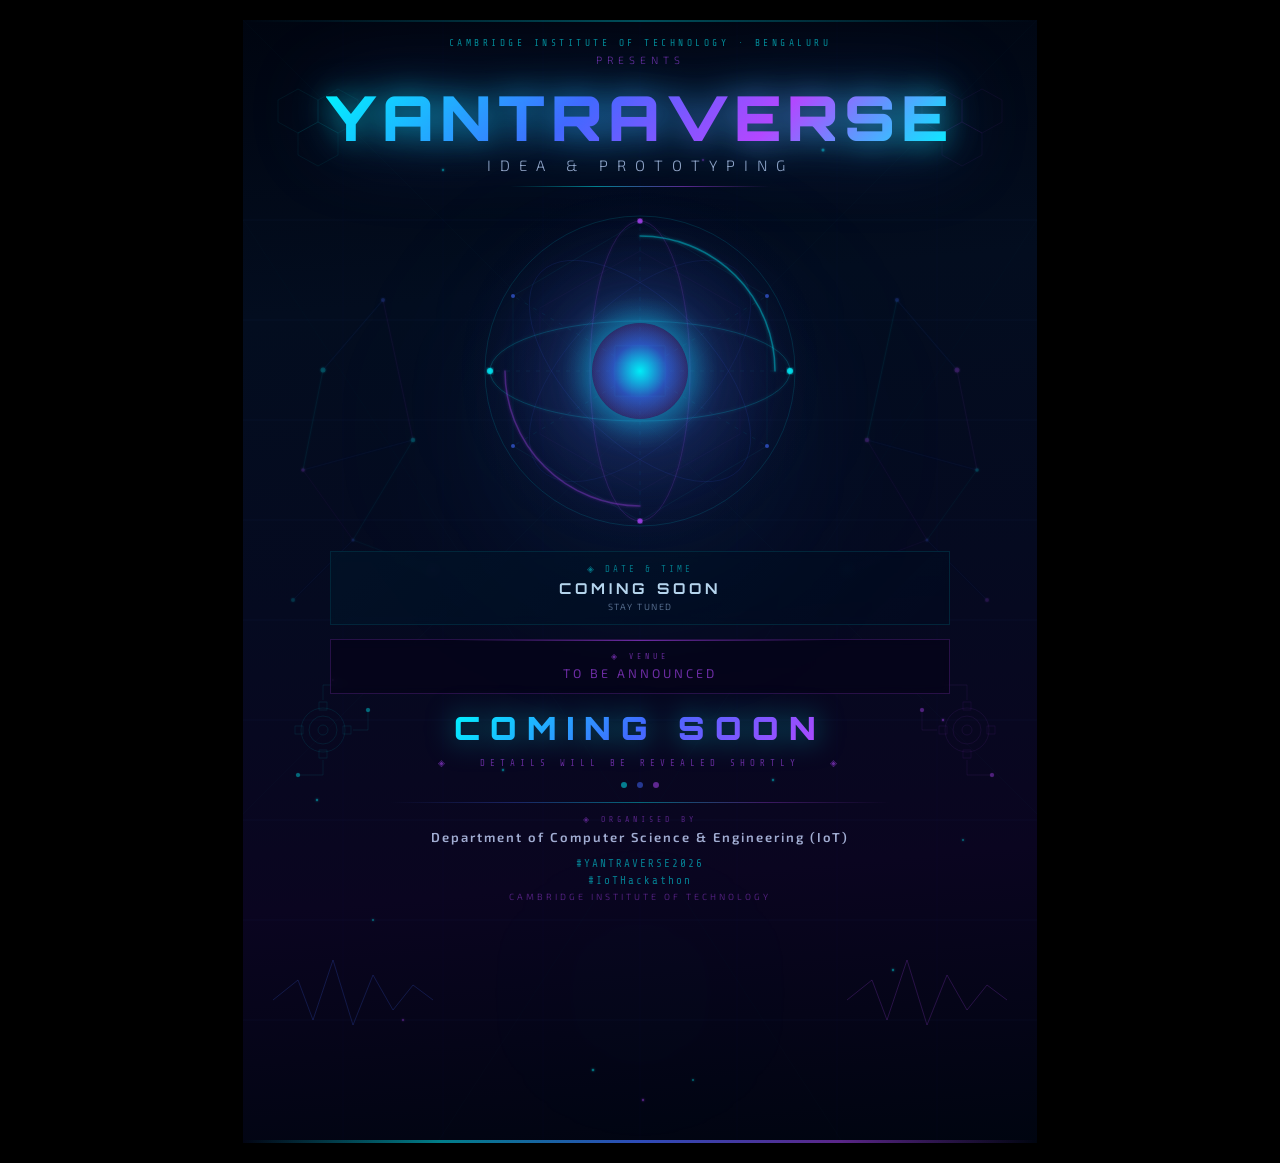
<file: Yantraverse.html>
<!DOCTYPE html>
<html lang="en">
<head>
<meta charset="UTF-8">
<meta name="viewport" content="width=device-width, initial-scale=1.0">
<title>YANTRAVERSE – Idea & Prototyping Hackathon</title>
<style>
  @import url('https://fonts.googleapis.com/css2?family=Orbitron:wght@400;700;900&family=Exo+2:wght@300;400;600&family=Share+Tech+Mono&display=swap');

  :root {
    --cyan: #00f5ff;
    --purple: #b347ff;
    --blue: #4169ff;
    --neon-blue: #00aaff;
    --dark1: #000510;
    --dark2: #030820;
    --dark3: #060d2e;
  }

  * { margin: 0; padding: 0; box-sizing: border-box; }

  body {
    background: #000;
    display: flex;
    justify-content: center;
    align-items: flex-start;
    min-height: 100vh;
    padding: 20px;
  }

  .poster {
    width: 794px;
    min-height: 1123px;
    position: relative;
    overflow: hidden;
    background: linear-gradient(175deg, #000510 0%, #030d1f 25%, #050a20 50%, #0a0520 75%, #000510 100%);
    font-family: 'Exo 2', sans-serif;
    display: flex;
    flex-direction: column;
    align-items: center;
  }

  /* ── Animated SVG canvas ── */
  .bg-svg {
    position: absolute;
    inset: 0;
    width: 100%;
    height: 100%;
    pointer-events: none;
  }

  /* ── Radial ambient glow ── */
  .ambient {
    position: absolute;
    border-radius: 50%;
    filter: blur(80px);
    pointer-events: none;
  }
  .amb1 { width: 420px; height: 420px; top: 200px; left: 50%; transform: translateX(-50%); background: radial-gradient(circle, rgba(0,170,255,0.13) 0%, transparent 70%); }
  .amb2 { width: 280px; height: 280px; top: 240px; left: 50%; transform: translateX(-50%); background: radial-gradient(circle, rgba(179,71,255,0.1) 0%, transparent 70%); }
  .amb3 { width: 180px; height: 140px; bottom: 80px; left: 50%; transform: translateX(-50%); background: radial-gradient(ellipse, rgba(0,245,255,0.06) 0%, transparent 70%); }

  /* ── HEADER BAND ── */
  .header-band {
    width: 100%;
    padding: 18px 0 10px;
    text-align: center;
    position: relative;
    z-index: 10;
  }
  .dept-label {
    font-family: 'Share Tech Mono', monospace;
    font-size: 9.5px;
    letter-spacing: 3.5px;
    color: rgba(0,245,255,0.55);
    text-transform: uppercase;
    margin-bottom: 6px;
  }
  .presents-line {
    font-family: 'Exo 2', sans-serif;
    font-weight: 300;
    font-size: 10.5px;
    letter-spacing: 5px;
    color: rgba(179,71,255,0.6);
    text-transform: uppercase;
  }

  /* ── TITLE ── */
  .title-block {
    position: relative;
    z-index: 10;
    text-align: center;
    margin-top: 10px;
  }
  .title-main {
    font-family: 'Orbitron', monospace;
    font-weight: 900;
    font-size: 62px;
    letter-spacing: 6px;
    line-height: 1;
    background: linear-gradient(135deg, #00f5ff 0%, #4169ff 40%, #b347ff 70%, #00f5ff 100%);
    -webkit-background-clip: text;
    -webkit-text-fill-color: transparent;
    background-clip: text;
    filter: drop-shadow(0 0 18px rgba(0,245,255,0.45)) drop-shadow(0 0 40px rgba(65,105,255,0.3));
    position: relative;
  }
  .title-main::after {
    content: 'YANTRAVERSE';
    position: absolute;
    inset: 0;
    font-family: 'Orbitron', monospace;
    font-weight: 900;
    font-size: 62px;
    letter-spacing: 6px;
    background: linear-gradient(135deg, #00f5ff 0%, #4169ff 40%, #b347ff 70%, #00f5ff 100%);
    -webkit-background-clip: text;
    -webkit-text-fill-color: transparent;
    background-clip: text;
    filter: blur(14px);
    opacity: 0.35;
  }
  .subtitle {
    font-family: 'Exo 2', sans-serif;
    font-weight: 300;
    font-size: 15px;
    letter-spacing: 9px;
    color: rgba(200,220,255,0.75);
    margin-top: 8px;
    text-transform: uppercase;
  }
  .title-divider {
    width: 260px;
    height: 1px;
    margin: 12px auto 0;
    background: linear-gradient(90deg, transparent, rgba(0,245,255,0.5), rgba(179,71,255,0.5), transparent);
  }

  /* ── CENTRAL ENERGY CORE ── */
  .core-section {
    position: relative;
    z-index: 10;
    width: 340px;
    height: 340px;
    margin-top: 14px;
  }
  .core-svg {
    width: 100%;
    height: 100%;
    animation: coreSpin 18s linear infinite;
  }
  @keyframes coreSpin {
    from { transform: rotate(0deg); }
    to { transform: rotate(360deg); }
  }
  .core-inner {
    position: absolute;
    inset: 0;
    display: flex;
    align-items: center;
    justify-content: center;
  }
  .core-pulse {
    width: 96px;
    height: 96px;
    border-radius: 50%;
    background: radial-gradient(circle, rgba(0,245,255,0.95) 0%, rgba(65,105,255,0.6) 40%, rgba(179,71,255,0.2) 70%, transparent 100%);
    box-shadow: 0 0 30px 8px rgba(0,245,255,0.4), 0 0 70px 20px rgba(65,105,255,0.25), 0 0 120px 40px rgba(179,71,255,0.1);
    animation: pulse 2.8s ease-in-out infinite;
  }
  @keyframes pulse {
    0%, 100% { transform: scale(1); opacity: 1; }
    50% { transform: scale(1.08); opacity: 0.85; }
  }

  /* ── INFO SECTION ── */
  .info-section {
    position: relative;
    z-index: 10;
    width: 100%;
    padding: 0 50px;
    margin-top: 10px;
    display: flex;
    flex-direction: column;
    align-items: center;
    gap: 14px;
  }

  /* ── EVENT DETAILS ROW ── */
  .event-details {
    display: flex;
    gap: 0;
    justify-content: center;
    align-items: stretch;
    width: 100%;
    max-width: 620px;
  }
  .detail-item {
    flex: 1;
    text-align: center;
    padding: 12px 10px;
    border: 1px solid rgba(0,245,255,0.12);
    position: relative;
    background: rgba(0,10,30,0.5);
    backdrop-filter: blur(4px);
  }
  .detail-item:not(:last-child) {
    border-right: none;
  }
  .detail-item::before {
    content: '';
    position: absolute;
    inset: 0;
    background: linear-gradient(135deg, rgba(0,245,255,0.03), transparent);
    pointer-events: none;
  }
  .detail-icon {
    font-size: 9px;
    letter-spacing: 3px;
    color: rgba(0,245,255,0.45);
    font-family: 'Share Tech Mono', monospace;
    text-transform: uppercase;
    margin-bottom: 5px;
    display: block;
  }
  .detail-value {
    font-family: 'Orbitron', monospace;
    font-size: 13px;
    font-weight: 700;
    color: rgba(200,230,255,0.92);
    letter-spacing: 1px;
  }
  .detail-sub {
    font-size: 9px;
    color: rgba(150,180,220,0.55);
    letter-spacing: 1.5px;
    margin-top: 3px;
    font-family: 'Exo 2', sans-serif;
  }

  /* ── VENUE BOX ── */
  .venue-box {
    width: 100%;
    max-width: 620px;
    border: 1px solid rgba(179,71,255,0.2);
    background: rgba(5,0,20,0.5);
    padding: 12px 20px;
    text-align: center;
    position: relative;
    backdrop-filter: blur(4px);
  }
  .venue-box::before {
    content: '';
    position: absolute;
    top: 0; left: 50%; transform: translateX(-50%);
    width: 60%; height: 1px;
    background: linear-gradient(90deg, transparent, rgba(179,71,255,0.6), transparent);
  }
  .venue-label {
    font-family: 'Share Tech Mono', monospace;
    font-size: 8px;
    letter-spacing: 4px;
    color: rgba(179,71,255,0.55);
    text-transform: uppercase;
    margin-bottom: 5px;
  }
  .venue-text {
    font-family: 'Exo 2', sans-serif;
    font-size: 12.5px;
    font-weight: 400;
    color: rgba(200,215,255,0.85);
    letter-spacing: 1px;
  }

  /* ── COMING SOON ── */
  .coming-soon-section {
    width: 100%;
    max-width: 620px;
    margin-top: 0;
    display: flex;
    flex-direction: column;
    align-items: center;
    gap: 10px;
  }
  .coming-soon-title {
    font-family: 'Orbitron', monospace;
    font-size: 32px;
    font-weight: 900;
    letter-spacing: 10px;
    text-transform: uppercase;
    background: linear-gradient(135deg, #00f5ff 0%, #4169ff 50%, #b347ff 100%);
    -webkit-background-clip: text;
    -webkit-text-fill-color: transparent;
    background-clip: text;
    filter: drop-shadow(0 0 14px rgba(0,245,255,0.5));
    animation: flicker 3.5s ease-in-out infinite;
  }
  @keyframes flicker {
    0%, 100% { opacity: 1; }
    48% { opacity: 1; }
    50% { opacity: 0.75; }
    52% { opacity: 1; }
    94% { opacity: 1; }
    96% { opacity: 0.6; }
    98% { opacity: 1; }
  }
  .coming-soon-sub {
    font-family: 'Share Tech Mono', monospace;
    font-size: 9px;
    letter-spacing: 5px;
    color: rgba(179,71,255,0.55);
    text-transform: uppercase;
  }
  .coming-soon-dots {
    display: flex;
    gap: 10px;
    margin-top: 4px;
  }
  .cs-dot {
    width: 6px; height: 6px;
    border-radius: 50%;
    background: rgba(0,245,255,0.5);
    animation: dotPulse 1.4s ease-in-out infinite;
  }
  .cs-dot:nth-child(2) { animation-delay: 0.2s; background: rgba(65,105,255,0.5); }
  .cs-dot:nth-child(3) { animation-delay: 0.4s; background: rgba(179,71,255,0.5); }
  @keyframes dotPulse {
    0%, 100% { transform: scale(1); opacity: 0.5; }
    50% { transform: scale(1.5); opacity: 1; }
  }

  /* ── OPEN TO ALL BADGE ── */
  .open-badge {
    margin-top: 0;
    display: inline-flex;
    align-items: center;
    gap: 10px;
    border: 1px solid rgba(0,245,255,0.2);
    background: rgba(0,245,255,0.04);
    padding: 7px 20px;
    position: relative;
  }
  .open-badge::before, .open-badge::after {
    content: '◆';
    color: rgba(0,245,255,0.35);
    font-size: 8px;
  }
  .open-text {
    font-family: 'Orbitron', monospace;
    font-size: 10px;
    letter-spacing: 3px;
    color: rgba(0,245,255,0.7);
    text-transform: uppercase;
  }

  /* ── BOTTOM SECTION ── */
  .bottom-section {
    position: relative;
    z-index: 10;
    width: 100%;
    padding: 0 50px;
    margin-top: 14px;
    display: flex;
    flex-direction: column;
    align-items: center;
    gap: 12px;
  }

  /* ── DIVIDER ── */
  .section-divider {
    width: 500px;
    height: 1px;
    background: linear-gradient(90deg, transparent, rgba(65,105,255,0.3), rgba(0,245,255,0.4), rgba(179,71,255,0.3), transparent);
  }

  /* ── ORGANIZER ── */
  .organizer-block {
    text-align: center;
  }
  .org-label {
    font-family: 'Share Tech Mono', monospace;
    font-size: 8px;
    letter-spacing: 4px;
    color: rgba(179,71,255,0.45);
    text-transform: uppercase;
    margin-bottom: 5px;
  }
  .org-name {
    font-family: 'Exo 2', sans-serif;
    font-size: 13px;
    font-weight: 600;
    letter-spacing: 2px;
    color: rgba(200,215,255,0.8);
  }

  /* ── QR + FOOTER ROW ── */
  .footer-row {
    display: flex;
    align-items: center;
    gap: 24px;
    padding-bottom: 22px;
    justify-content: center;
  }
  .qr-block {
    display: flex;
    flex-direction: column;
    align-items: center;
    gap: 5px;
  }
  .qr-box {
    width: 70px;
    height: 70px;
    border: 1px solid rgba(0,245,255,0.25);
    background: rgba(0,10,30,0.6);
    position: relative;
    display: flex;
    align-items: center;
    justify-content: center;
  }
  .qr-box::before, .qr-box::after {
    content: '';
    position: absolute;
    width: 10px; height: 10px;
  }
  .qr-box::before { top: -1px; left: -1px; border-top: 2px solid rgba(0,245,255,0.6); border-left: 2px solid rgba(0,245,255,0.6); }
  .qr-box::after { bottom: -1px; right: -1px; border-bottom: 2px solid rgba(0,245,255,0.6); border-right: 2px solid rgba(0,245,255,0.6); }
  .qr-inner {
    width: 50px;
    height: 50px;
    display: grid;
    grid-template-columns: repeat(7,1fr);
    grid-template-rows: repeat(7,1fr);
    gap: 1px;
    opacity: 0.5;
  }
  .qr-cell {
    background: rgba(0,245,255,0.7);
    border-radius: 0.5px;
  }
  .qr-label {
    font-family: 'Share Tech Mono', monospace;
    font-size: 7.5px;
    letter-spacing: 2px;
    color: rgba(0,245,255,0.35);
    text-transform: uppercase;
  }
  .footer-divider-v {
    width: 1px;
    height: 70px;
    background: linear-gradient(to bottom, transparent, rgba(0,245,255,0.2), transparent);
  }
  .hashtag-block {
    text-align: left;
  }
  .hashtag {
    font-family: 'Share Tech Mono', monospace;
    font-size: 11px;
    letter-spacing: 2px;
    color: rgba(0,245,255,0.5);
    display: block;
    margin-bottom: 4px;
  }
  .cit-tag {
    font-family: 'Exo 2', sans-serif;
    font-size: 9px;
    letter-spacing: 3px;
    color: rgba(179,71,255,0.4);
    text-transform: uppercase;
  }

  /* ── BOTTOM EDGE ── */
  .bottom-edge {
    position: absolute;
    bottom: 0;
    left: 0; right: 0;
    height: 3px;
    background: linear-gradient(90deg, transparent, rgba(0,245,255,0.5), rgba(65,105,255,0.7), rgba(179,71,255,0.5), transparent);
  }
  .top-edge {
    position: absolute;
    top: 0;
    left: 0; right: 0;
    height: 2px;
    background: linear-gradient(90deg, transparent, rgba(0,245,255,0.3), transparent);
  }
</style>
</head>
<body>
<div class="poster">
  <div class="top-edge"></div>
  <div class="bottom-edge"></div>

  <!-- Ambient glows -->
  <div class="ambient amb1"></div>
  <div class="ambient amb2"></div>
  <div class="ambient amb3"></div>

  <!-- Background SVG: Grid + Neural net + Particles -->
  <svg class="bg-svg" viewBox="0 0 794 1123" xmlns="http://www.w3.org/2000/svg">
    <defs>
      <radialGradient id="coreGlow" cx="50%" cy="37%" r="35%">
        <stop offset="0%" stop-color="#00f5ff" stop-opacity="0.07"/>
        <stop offset="60%" stop-color="#4169ff" stop-opacity="0.04"/>
        <stop offset="100%" stop-color="transparent" stop-opacity="0"/>
      </radialGradient>
      <filter id="glow">
        <feGaussianBlur stdDeviation="2" result="blur"/>
        <feMerge><feMergeNode in="blur"/><feMergeNode in="SourceGraphic"/></feMerge>
      </filter>
      <filter id="softGlow">
        <feGaussianBlur stdDeviation="1.2" result="blur"/>
        <feMerge><feMergeNode in="blur"/><feMergeNode in="SourceGraphic"/></feMerge>
      </filter>
    </defs>

    <!-- Core radial glow -->
    <circle cx="397" cy="420" r="280" fill="url(#coreGlow)"/>

    <!-- Perspective grid lines - horizontal -->
    <g stroke="rgba(65,105,255,0.07)" stroke-width="0.5">
      <line x1="0" y1="200" x2="794" y2="200"/>
      <line x1="0" y1="300" x2="794" y2="300"/>
      <line x1="0" y1="400" x2="794" y2="400"/>
      <line x1="0" y1="500" x2="794" y2="500"/>
      <line x1="0" y1="600" x2="794" y2="600"/>
      <line x1="0" y1="700" x2="794" y2="700"/>
      <line x1="0" y1="800" x2="794" y2="800"/>
      <line x1="0" y1="900" x2="794" y2="900"/>
      <line x1="0" y1="1000" x2="794" y2="1000"/>
    </g>
    <!-- Perspective grid lines - vertical -->
    <g stroke="rgba(65,105,255,0.055)" stroke-width="0.5">
      <line x1="100" y1="0" x2="100" y2="1123"/>
      <line x1="200" y1="0" x2="200" y2="1123"/>
      <line x1="300" y1="0" x2="300" y2="1123"/>
      <line x1="397" y1="0" x2="397" y2="1123"/>
      <line x1="494" y1="0" x2="494" y2="1123"/>
      <line x1="594" y1="0" x2="594" y2="1123"/>
      <line x1="694" y1="0" x2="694" y2="1123"/>
    </g>

    <!-- Diagonal grid accents -->
    <g stroke="rgba(0,245,255,0.04)" stroke-width="0.4">
      <line x1="0" y1="0" x2="794" y2="794"/>
      <line x1="794" y1="0" x2="0" y2="794"/>
      <line x1="0" y1="200" x2="600" y2="1123"/>
      <line x1="794" y1="200" x2="194" y2="1123"/>
    </g>

    <!-- Neural network background - nodes and connections (scattered) -->
    <!-- Node cluster: left -->
    <g opacity="0.4" filter="url(#softGlow)">
      <circle cx="80" cy="350" r="2.5" fill="#00f5ff" opacity="0.5"/>
      <circle cx="140" cy="280" r="2" fill="#4169ff" opacity="0.45"/>
      <circle cx="60" cy="450" r="1.8" fill="#b347ff" opacity="0.4"/>
      <circle cx="170" cy="420" r="2.2" fill="#00f5ff" opacity="0.45"/>
      <circle cx="110" cy="520" r="1.5" fill="#4169ff" opacity="0.35"/>
      <circle cx="50" cy="580" r="2" fill="#00f5ff" opacity="0.3"/>
      <circle cx="190" cy="550" r="1.8" fill="#b347ff" opacity="0.35"/>
      <line x1="80" y1="350" x2="140" y2="280" stroke="#4169ff" stroke-width="0.5" opacity="0.3"/>
      <line x1="80" y1="350" x2="60" y2="450" stroke="#00f5ff" stroke-width="0.5" opacity="0.25"/>
      <line x1="140" y1="280" x2="170" y2="420" stroke="#b347ff" stroke-width="0.5" opacity="0.25"/>
      <line x1="60" y1="450" x2="170" y2="420" stroke="#4169ff" stroke-width="0.5" opacity="0.2"/>
      <line x1="170" y1="420" x2="110" y2="520" stroke="#00f5ff" stroke-width="0.5" opacity="0.2"/>
      <line x1="60" y1="450" x2="110" y2="520" stroke="#b347ff" stroke-width="0.4" opacity="0.2"/>
      <line x1="110" y1="520" x2="50" y2="580" stroke="#4169ff" stroke-width="0.5" opacity="0.2"/>
      <line x1="110" y1="520" x2="190" y2="550" stroke="#00f5ff" stroke-width="0.4" opacity="0.2"/>
    </g>
    <!-- Node cluster: right -->
    <g opacity="0.4" filter="url(#softGlow)">
      <circle cx="714" cy="350" r="2.5" fill="#b347ff" opacity="0.5"/>
      <circle cx="654" cy="280" r="2" fill="#4169ff" opacity="0.45"/>
      <circle cx="734" cy="450" r="1.8" fill="#00f5ff" opacity="0.4"/>
      <circle cx="624" cy="420" r="2.2" fill="#b347ff" opacity="0.45"/>
      <circle cx="684" cy="520" r="1.5" fill="#4169ff" opacity="0.35"/>
      <circle cx="744" cy="580" r="2" fill="#b347ff" opacity="0.3"/>
      <circle cx="604" cy="550" r="1.8" fill="#00f5ff" opacity="0.35"/>
      <line x1="714" y1="350" x2="654" y2="280" stroke="#4169ff" stroke-width="0.5" opacity="0.3"/>
      <line x1="714" y1="350" x2="734" y2="450" stroke="#b347ff" stroke-width="0.5" opacity="0.25"/>
      <line x1="654" y1="280" x2="624" y2="420" stroke="#00f5ff" stroke-width="0.5" opacity="0.25"/>
      <line x1="734" y1="450" x2="624" y2="420" stroke="#4169ff" stroke-width="0.5" opacity="0.2"/>
      <line x1="624" y1="420" x2="684" y2="520" stroke="#b347ff" stroke-width="0.5" opacity="0.2"/>
      <line x1="734" y1="450" x2="684" y2="520" stroke="#00f5ff" stroke-width="0.4" opacity="0.2"/>
      <line x1="684" y1="520" x2="744" y2="580" stroke="#4169ff" stroke-width="0.5" opacity="0.2"/>
      <line x1="684" y1="520" x2="604" y2="550" stroke="#b347ff" stroke-width="0.4" opacity="0.2"/>
    </g>

    <!-- Hexagon patterns: left top -->
    <g stroke="rgba(0,245,255,0.1)" stroke-width="0.6" fill="none">
      <polygon points="35,80 55,69 75,80 75,102 55,113 35,102" />
      <polygon points="75,80 95,69 115,80 115,102 95,113 75,102" />
      <polygon points="55,113 75,102 95,113 95,135 75,146 55,135" />
    </g>
    <!-- Hexagon patterns: right top -->
    <g stroke="rgba(179,71,255,0.1)" stroke-width="0.6" fill="none">
      <polygon points="719,80 739,69 759,80 759,102 739,113 719,102" />
      <polygon points="679,80 699,69 719,80 719,102 699,113 679,102" />
      <polygon points="699,113 719,102 739,113 739,135 719,146 699,135" />
    </g>

    <!-- Gear/circuit hybrid: left mid -->
    <g transform="translate(50,680)" stroke="rgba(0,245,255,0.12)" stroke-width="0.7" fill="none">
      <circle cx="30" cy="30" r="22"/>
      <circle cx="30" cy="30" r="14"/>
      <circle cx="30" cy="30" r="5"/>
      <!-- Gear teeth as rectangles -->
      <rect x="26" y="2" width="8" height="8"/>
      <rect x="26" y="50" width="8" height="8"/>
      <rect x="2" y="26" width="8" height="8"/>
      <rect x="50" y="26" width="8" height="8"/>
      <!-- Circuit lines -->
      <line x1="30" y1="0" x2="30" y2="-15"/>
      <line x1="30" y1="-15" x2="55" y2="-15"/>
      <line x1="60" y1="30" x2="75" y2="30"/>
      <line x1="75" y1="30" x2="75" y2="10"/>
      <circle cx="75" cy="10" r="2" fill="rgba(0,245,255,0.4)"/>
      <line x1="30" y1="60" x2="30" y2="75"/>
      <line x1="30" y1="75" x2="5" y2="75"/>
      <circle cx="5" cy="75" r="2" fill="rgba(0,245,255,0.4)"/>
    </g>

    <!-- Gear/circuit hybrid: right mid -->
    <g transform="translate(694,680)" stroke="rgba(179,71,255,0.12)" stroke-width="0.7" fill="none">
      <circle cx="30" cy="30" r="22"/>
      <circle cx="30" cy="30" r="14"/>
      <circle cx="30" cy="30" r="5"/>
      <rect x="26" y="2" width="8" height="8"/>
      <rect x="26" y="50" width="8" height="8"/>
      <rect x="2" y="26" width="8" height="8"/>
      <rect x="50" y="26" width="8" height="8"/>
      <line x1="30" y1="0" x2="30" y2="-15"/>
      <line x1="30" y1="-15" x2="5" y2="-15"/>
      <line x1="0" y1="30" x2="-15" y2="30"/>
      <line x1="-15" y1="30" x2="-15" y2="10"/>
      <circle cx="-15" cy="10" r="2" fill="rgba(179,71,255,0.4)"/>
      <line x1="30" y1="60" x2="30" y2="75"/>
      <line x1="30" y1="75" x2="55" y2="75"/>
      <circle cx="55" cy="75" r="2" fill="rgba(179,71,255,0.4)"/>
    </g>

    <!-- Waveform accent: bottom left -->
    <g opacity="0.25">
      <polyline points="30,980 55,960 70,1000 90,940 110,1005 130,955 150,990 170,965 190,980" stroke="#4169ff" stroke-width="0.8" fill="none"/>
    </g>
    <!-- Waveform accent: bottom right -->
    <g opacity="0.25">
      <polyline points="604,980 629,960 644,1000 664,940 684,1005 704,955 724,990 744,965 764,980" stroke="#b347ff" stroke-width="0.8" fill="none"/>
    </g>

    <!-- Scattered small particles -->
    <g fill="rgba(0,245,255,0.35)" filter="url(#softGlow)">
      <circle cx="200" cy="150" r="1.2"/>
      <circle cx="580" cy="130" r="1.5"/>
      <circle cx="650" cy="950" r="1.2"/>
      <circle cx="130" cy="900" r="1"/>
      <circle cx="350" cy="1050" r="1.3"/>
      <circle cx="450" cy="1060" r="1"/>
      <circle cx="260" cy="750" r="1.2"/>
      <circle cx="530" cy="760" r="1.2"/>
      <circle cx="720" cy="820" r="1"/>
      <circle cx="74" cy="780" r="1.2"/>
    </g>
    <g fill="rgba(179,71,255,0.35)" filter="url(#softGlow)">
      <circle cx="320" cy="120" r="1.2"/>
      <circle cx="460" cy="140" r="1"/>
      <circle cx="700" cy="700" r="1.2"/>
      <circle cx="90" cy="660" r="1"/>
      <circle cx="400" cy="1080" r="1.2"/>
      <circle cx="160" cy="1000" r="1"/>
    </g>
  </svg>

  <!-- ── HEADER ── -->
  <div class="header-band">
    <div class="dept-label">Cambridge Institute of Technology · Bengaluru</div>
    <div class="presents-line">presents</div>
  </div>

  <!-- ── TITLE ── -->
  <div class="title-block">
    <div class="title-main">YANTRAVERSE</div>
    <div class="subtitle">Idea &amp; Prototyping</div>
    <div class="title-divider"></div>
  </div>

  <!-- ── CENTRAL ENERGY CORE ── -->
  <div class="core-section">
    <svg class="core-svg" viewBox="0 0 340 340" xmlns="http://www.w3.org/2000/svg">
      <defs>
        <radialGradient id="orbitGlow" cx="50%" cy="50%" r="50%">
          <stop offset="0%" stop-color="#00f5ff" stop-opacity="0.18"/>
          <stop offset="100%" stop-color="#4169ff" stop-opacity="0"/>
        </radialGradient>
        <filter id="lineGlow">
          <feGaussianBlur stdDeviation="1.5" result="blur"/>
          <feMerge><feMergeNode in="blur"/><feMergeNode in="SourceGraphic"/></feMerge>
        </filter>
      </defs>

      <!-- Outer orbit ring -->
      <ellipse cx="170" cy="170" rx="155" ry="155" stroke="rgba(0,245,255,0.12)" stroke-width="1" fill="none"/>
      <!-- Tilted orbit ring 1 -->
      <ellipse cx="170" cy="170" rx="150" ry="50" stroke="rgba(0,245,255,0.2)" stroke-width="0.8" fill="none" filter="url(#lineGlow)"/>
      <!-- Tilted orbit ring 2 -->
      <ellipse cx="170" cy="170" rx="50" ry="150" stroke="rgba(179,71,255,0.18)" stroke-width="0.8" fill="none" filter="url(#lineGlow)"/>
      <!-- Tilted orbit ring 3 -->
      <ellipse cx="170" cy="170" rx="140" ry="70" stroke="rgba(65,105,255,0.15)" stroke-width="0.7" fill="none" transform="rotate(45,170,170)"/>
      <!-- Tilted orbit ring 4 -->
      <ellipse cx="170" cy="170" rx="140" ry="70" stroke="rgba(65,105,255,0.12)" stroke-width="0.7" fill="none" transform="rotate(-45,170,170)"/>

      <!-- Hexagonal frame -->
      <polygon points="170,20 297,95 297,245 170,320 43,245 43,95" stroke="rgba(0,245,255,0.08)" stroke-width="0.7" fill="none"/>
      <polygon points="170,50 270,107 270,233 170,290 70,233 70,107" stroke="rgba(179,71,255,0.07)" stroke-width="0.6" fill="none"/>

      <!-- Node dots on orbit -->
      <circle cx="320" cy="170" r="3" fill="rgba(0,245,255,0.7)" filter="url(#lineGlow)"/>
      <circle cx="20" cy="170" r="3" fill="rgba(0,245,255,0.7)" filter="url(#lineGlow)"/>
      <circle cx="170" cy="20" r="2.5" fill="rgba(179,71,255,0.65)" filter="url(#lineGlow)"/>
      <circle cx="170" cy="320" r="2.5" fill="rgba(179,71,255,0.65)" filter="url(#lineGlow)"/>
      <circle cx="297" cy="95" r="2" fill="rgba(65,105,255,0.6)"/>
      <circle cx="43" cy="95" r="2" fill="rgba(65,105,255,0.6)"/>
      <circle cx="297" cy="245" r="2" fill="rgba(65,105,255,0.6)"/>
      <circle cx="43" cy="245" r="2" fill="rgba(65,105,255,0.6)"/>

      <!-- Neural net spokes from center -->
      <g stroke="rgba(0,245,255,0.12)" stroke-width="0.5" stroke-dasharray="4,6">
        <line x1="170" y1="170" x2="320" y2="170"/>
        <line x1="170" y1="170" x2="20" y2="170"/>
        <line x1="170" y1="170" x2="170" y2="20"/>
        <line x1="170" y1="170" x2="170" y2="320"/>
        <line x1="170" y1="170" x2="297" y2="95"/>
        <line x1="170" y1="170" x2="43" y2="95"/>
        <line x1="170" y1="170" x2="297" y2="245"/>
        <line x1="170" y1="170" x2="43" y2="245"/>
      </g>

      <!-- Rotating arc accent -->
      <g transform="rotate(0,170,170)">
        <path d="M 170 35 A 135 135 0 0 1 305 170" stroke="rgba(0,245,255,0.35)" stroke-width="1.5" fill="none" stroke-linecap="round" filter="url(#lineGlow)"/>
        <path d="M 170 305 A 135 135 0 0 1 35 170" stroke="rgba(179,71,255,0.3)" stroke-width="1.5" fill="none" stroke-linecap="round" filter="url(#lineGlow)"/>
      </g>

      <!-- Inner digital grid -->
      <rect x="145" y="145" width="50" height="50" stroke="rgba(0,245,255,0.15)" stroke-width="0.5" fill="rgba(0,10,30,0.3)"/>
      <line x1="145" y1="162" x2="195" y2="162" stroke="rgba(0,245,255,0.1)" stroke-width="0.4"/>
      <line x1="145" y1="178" x2="195" y2="178" stroke="rgba(0,245,255,0.1)" stroke-width="0.4"/>
      <line x1="162" y1="145" x2="162" y2="195" stroke="rgba(0,245,255,0.1)" stroke-width="0.4"/>
      <line x1="178" y1="145" x2="178" y2="195" stroke="rgba(0,245,255,0.1)" stroke-width="0.4"/>

      <!-- Centre glow overlay -->
      <circle cx="170" cy="170" r="75" fill="url(#orbitGlow)"/>
    </svg>
    <div class="core-inner">
      <div class="core-pulse"></div>
    </div>
  </div>

  <!-- ── INFO ── -->
  <div class="info-section">
    <div class="event-details">
      <div class="detail-item" style="flex:3; border-right:1px solid rgba(0,245,255,0.12);">
        <span class="detail-icon">◈ date &amp; time</span>
        <div class="detail-value" style="font-size:15px; letter-spacing:4px;">COMING SOON</div>
        <div class="detail-sub">STAY TUNED</div>
      </div>
    </div>

    <div class="venue-box">
      <div class="venue-label">◈ venue</div>
      <div class="venue-text" style="letter-spacing:3px; color:rgba(179,71,255,0.6);">TO BE ANNOUNCED</div>
    </div>

    <!-- Coming Soon -->
    <div class="coming-soon-section">
      <div class="coming-soon-title">COMING SOON</div>
      <div class="coming-soon-sub">◈ &nbsp; details will be revealed shortly &nbsp; ◈</div>
      <div class="coming-soon-dots">
        <div class="cs-dot"></div>
        <div class="cs-dot"></div>
        <div class="cs-dot"></div>
      </div>
    </div>
  </div>

  <!-- ── BOTTOM ── -->
  <div class="bottom-section">
    <div class="section-divider"></div>

    <div class="organizer-block">
      <div class="org-label">◈ organised by</div>
      <div class="org-name">Department of Computer Science &amp; Engineering (IoT)</div>
    </div>

    <div class="footer-row">
      <div class="hashtag-block" style="text-align:center;">
        <span class="hashtag">#YANTRAVERSE2026</span>
        <span class="hashtag">#IoTHackathon</span>
        <div class="cit-tag">Cambridge Institute of Technology</div>
      </div>
    </div>
  </div>
</div>
</body>
</html>
</file>
<file: styles.css>
/* ===========================
   CRYPTO-NET — REDESIGNED CSS
   =========================== */

:root {
  --black: #020408;
  --dark: #080d14;
  --panel: #0d1420;
  --card: #101826;
  --border: #1a2d45;
  --border-bright: #00e5ff44;
  --green: #00ff88;
  --cyan: #00e5ff;
  --blue: #0a84ff;
  --red: #ff3a5c;
  --yellow: #ffd700;
  --white: #e8f4ff;
  --muted: #4a6a8a;
  --font-mono: 'Share Tech Mono', monospace;
  --font-display: 'Orbitron', sans-serif;
  --font-body: 'Exo 2', sans-serif;
  --glow-green: 0 0 20px #00ff8866, 0 0 40px #00ff8822;
  --glow-cyan: 0 0 20px #00e5ff66, 0 0 40px #00e5ff22;
  --glow-red: 0 0 20px #ff3a5c66;
}

*, *::before, *::after { margin: 0; padding: 0; box-sizing: border-box; }

html { scroll-behavior: smooth; }

body {
  background: var(--black);
  color: var(--white);
  font-family: var(--font-body);
  overflow-x: hidden;
  cursor: none;
}

/* SCROLLBAR */
::-webkit-scrollbar { width: 6px; }
::-webkit-scrollbar-track { background: var(--dark); }
::-webkit-scrollbar-thumb { background: var(--cyan); border-radius: 3px; }

/* ===========================
   SCANLINES
   =========================== */
.scanlines {
  position: fixed; inset: 0; z-index: 9999;
  background: repeating-linear-gradient(
    0deg, transparent, transparent 2px,
    rgba(0,0,0,0.03) 2px, rgba(0,0,0,0.03) 4px
  );
  pointer-events: none;
}

/* ===========================
   CUSTOM CURSOR
   =========================== */
.cursor-outer {
  position: fixed; width: 36px; height: 36px;
  border: 1px solid var(--cyan); border-radius: 50%;
  pointer-events: none; z-index: 10000;
  transition: transform 0.15s ease, border-color 0.2s;
  transform: translate(-50%, -50%);
}
.cursor-dot {
  position: fixed; width: 6px; height: 6px;
  background: var(--green); border-radius: 50%;
  pointer-events: none; z-index: 10001;
  transform: translate(-50%, -50%);
}
body:hover .cursor-outer { border-color: var(--green); }

/* ===========================
   LOADER
   =========================== */
.loader {
  position: fixed; inset: 0; background: var(--black);
  display: flex; align-items: center; justify-content: center;
  z-index: 9998; transition: opacity 0.6s ease;
}
.loader.hide { opacity: 0; pointer-events: none; }

.loader-inner { display: flex; flex-direction: column; align-items: center; gap: 24px; }

.loader-hex {
  position: relative; width: 100px; height: 100px;
  display: flex; align-items: center; justify-content: center;
}
.loader-hex svg {
  position: absolute; inset: 0; width: 100%; height: 100%;
  fill: none; stroke: var(--cyan); stroke-width: 2;
  animation: hex-spin 4s linear infinite;
  filter: drop-shadow(0 0 8px var(--cyan));
}
.loader-hex i { font-size: 2.2rem; color: var(--green); z-index: 1; }

@keyframes hex-spin { to { transform: rotate(360deg); } }

.loader-text { text-align: center; }
.loader-title {
  font-family: var(--font-display); font-size: 1.6rem;
  letter-spacing: 0.3em; color: var(--green);
  display: block; margin-bottom: 12px;
}
.loader-bar {
  width: 280px; height: 3px; background: var(--border);
  border-radius: 2px; overflow: hidden; margin: 0 auto 8px;
}
.loader-fill {
  height: 100%; width: 0%; background: linear-gradient(90deg, var(--green), var(--cyan));
  transition: width 0.1s linear;
}
.loader-status {
  font-family: var(--font-mono); font-size: 0.75rem; color: var(--muted);
}

/* ===========================
   NAVBAR
   =========================== */
.navbar {
  position: fixed; top: 0; left: 0; right: 0; z-index: 1000;
  padding: 0 40px; height: 70px;
  display: flex; align-items: center;
  background: rgba(2,4,8,0.85);
  backdrop-filter: blur(20px);
  border-bottom: 1px solid var(--border);
  transition: all 0.3s;
}
.navbar.scrolled { border-bottom-color: var(--border-bright); }

.nav-inner {
  max-width: 1300px; margin: 0 auto; width: 100%;
  display: flex; align-items: center; justify-content: space-between;
}

.nav-logo {
  display: flex; align-items: center; gap: 12px;
  text-decoration: none; color: var(--white);
  font-family: var(--font-display); font-size: 1.1rem; font-weight: 700;
  letter-spacing: 0.1em;
}
.logo-hex {
  width: 40px; height: 40px; background: linear-gradient(135deg, var(--green), var(--cyan));
  clip-path: polygon(50% 0%,100% 25%,100% 75%,50% 100%,0% 75%,0% 25%);
  display: flex; align-items: center; justify-content: center;
  color: var(--black); font-size: 1.1rem; font-weight: 900;
}
.logo-hex.sm { width: 30px; height: 30px; font-size: 0.8rem; }
.nav-logo .accent { color: var(--cyan); }

.nav-links {
  display: flex; align-items: center; gap: 8px; list-style: none;
}
.nl {
  color: var(--muted); text-decoration: none; font-family: var(--font-mono);
  font-size: 0.78rem; letter-spacing: 0.1em; padding: 8px 14px; border-radius: 4px;
  transition: all 0.3s; position: relative;
}
.nl::after {
  content: ''; position: absolute; bottom: 4px; left: 50%; right: 50%;
  height: 1px; background: var(--cyan);
  transition: all 0.3s;
}
.nl:hover { color: var(--cyan); }
.nl:hover::after { left: 14px; right: 14px; }

.nl.join-btn {
  color: var(--green); border: 1px solid var(--green);
  box-shadow: inset 0 0 0 0 var(--green);
}
.nl.join-btn:hover {
  color: var(--black); background: var(--green);
  box-shadow: var(--glow-green);
}
.nl.join-btn::after { display: none; }

.hamburger {
  display: none; flex-direction: column; gap: 5px;
  background: none; border: none; cursor: none; padding: 4px;
}
.hamburger span {
  display: block; width: 24px; height: 2px; background: var(--cyan);
  transition: all 0.3s;
}

/* ===========================
   HERO
   =========================== */
.hero {
  position: relative; min-height: 100vh;
  display: flex; align-items: center; justify-content: center;
  overflow: hidden;
}

#networkCanvas {
  position: absolute; inset: 0; width: 100%; height: 100%;
}

.hero-grid-overlay {
  position: absolute; inset: 0;
  background-image:
    linear-gradient(rgba(0,229,255,0.04) 1px, transparent 1px),
    linear-gradient(90deg, rgba(0,229,255,0.04) 1px, transparent 1px);
  background-size: 60px 60px;
  mask-image: radial-gradient(ellipse 80% 80% at 50% 50%, black 40%, transparent 100%);
}

.hero-content {
  position: relative; z-index: 2;
  display: flex; flex-direction: column; align-items: center;
  text-align: center; padding: 20px;
  max-width: 900px; margin: 0 auto;
}

.hero-badge {
  display: flex; align-items: center; gap: 8px;
  font-family: var(--font-mono); font-size: 0.72rem; letter-spacing: 0.2em;
  color: var(--cyan); border: 1px solid var(--border-bright);
  padding: 6px 16px; border-radius: 20px;
  background: rgba(0,229,255,0.05);
  margin-bottom: 32px;
  animation: fadeUp 0.8s ease 0.2s both;
}
.badge-dot {
  width: 8px; height: 8px; border-radius: 50%;
  background: var(--green); animation: pulse-dot 1.5s infinite;
}

@keyframes pulse-dot {
  0%,100% { opacity:1; transform: scale(1); }
  50% { opacity:0.5; transform: scale(0.8); }
}

.hero-title {
  font-family: var(--font-display); font-weight: 900;
  font-size: clamp(4rem, 12vw, 9rem);
  line-height: 0.9; letter-spacing: -0.02em;
  margin-bottom: 20px;
}
.title-line { display: block; }
.accent-text { color: var(--cyan); }

/* GLITCH */
.glitch-wrap { position: relative; display: inline-block; }
.glitch {
  position: relative; display: inline-block;
  color: var(--green);
  text-shadow: var(--glow-green);
  animation: fadeUp 0.8s ease 0.4s both;
}
.glitch::before, .glitch::after {
  content: attr(data-text);
  position: absolute; top: 0; left: 0;
  width: 100%; height: 100%;
}
.glitch::before {
  color: var(--red); left: 3px;
  animation: glitch1 4s infinite;
  clip-path: polygon(0 10%, 100% 10%, 100% 35%, 0 35%);
}
.glitch::after {
  color: var(--cyan); left: -3px;
  animation: glitch2 4s infinite;
  clip-path: polygon(0 55%, 100% 55%, 100% 80%, 0 80%);
}
@keyframes glitch1 {
  0%,90%,100% { transform: none; opacity: 0; }
  92% { transform: translateX(4px) skewX(-5deg); opacity: 0.9; }
  94% { transform: translateX(-4px) skewX(5deg); opacity: 0.7; }
  96% { transform: translateX(2px); opacity: 0.8; }
}
@keyframes glitch2 {
  0%,85%,100% { transform: none; opacity: 0; }
  87% { transform: translateX(-5px) skewX(8deg); opacity: 0.8; }
  89% { transform: translateX(5px) skewX(-8deg); opacity: 0.6; }
}

.hero-sub {
  font-family: var(--font-mono); font-size: 0.9rem; letter-spacing: 0.2em;
  color: var(--muted); margin-bottom: 24px;
  animation: fadeUp 0.8s ease 0.6s both;
}

.typing-wrap {
  display: flex; align-items: center; gap: 4px;
  font-family: var(--font-mono); font-size: 1rem; color: var(--green);
  height: 28px; margin-bottom: 36px;
  animation: fadeUp 0.8s ease 0.8s both;
}
.prompt { color: var(--cyan); }
.caret { animation: blink 1s step-start infinite; color: var(--green); }
@keyframes blink { 50% { opacity: 0; } }

.hero-ctas {
  display: flex; align-items: center; gap: 16px; flex-wrap: wrap;
  justify-content: center; margin-bottom: 48px;
  animation: fadeUp 0.8s ease 1s both;
}
.btn-primary {
  display: inline-flex; align-items: center; gap: 10px;
  padding: 14px 32px; border-radius: 6px; font-weight: 700;
  font-family: var(--font-body); font-size: 0.95rem; letter-spacing: 0.05em;
  text-decoration: none; color: var(--black);
  background: linear-gradient(135deg, var(--green), var(--cyan));
  transition: all 0.3s; box-shadow: var(--glow-green);
}
.btn-primary:hover { transform: translateY(-3px) scale(1.03); box-shadow: 0 0 40px #00ff8888; }

.btn-ghost {
  display: inline-flex; align-items: center; gap: 10px;
  padding: 13px 28px; border-radius: 6px; font-weight: 600;
  font-family: var(--font-body); font-size: 0.95rem;
  text-decoration: none; color: var(--cyan);
  border: 1px solid var(--cyan);
  transition: all 0.3s;
}
.btn-ghost:hover { background: rgba(0,229,255,0.08); transform: translateY(-2px); }

.hero-stats {
  display: flex; align-items: center; gap: 32px;
  animation: fadeUp 0.8s ease 1.2s both;
}
.stat { text-align: center; }
.stat-num {
  display: block; font-family: var(--font-display); font-size: 2rem;
  font-weight: 900; color: var(--cyan);
}
.stat-lbl {
  font-family: var(--font-mono); font-size: 0.7rem;
  letter-spacing: 0.15em; color: var(--muted);
}
.stat-div { width: 1px; height: 40px; background: var(--border); }

.scroll-hint {
  position: absolute; bottom: 30px; left: 50%; transform: translateX(-50%);
}
.scroll-hint span {
  display: block; width: 26px; height: 42px;
  border: 2px solid var(--border-bright); border-radius: 13px;
  position: relative;
}
.scroll-hint span::after {
  content: ''; position: absolute; top: 6px; left: 50%; transform: translateX(-50%);
  width: 4px; height: 4px; border-radius: 50%; background: var(--cyan);
  animation: scroll-ball 2s ease-in-out infinite;
}
@keyframes scroll-ball {
  0% { top: 6px; opacity: 1; }
  100% { top: 26px; opacity: 0; }
}

@keyframes fadeUp {
  from { opacity: 0; transform: translateY(30px); }
  to { opacity: 1; transform: translateY(0); }
}

/* ===========================
   COUNTDOWN
   =========================== */
.countdown-section {
  background: var(--panel); border-top: 1px solid var(--border);
  border-bottom: 1px solid var(--border); padding: 32px 20px;
}
.count-inner { max-width: 700px; margin: 0 auto; text-align: center; }
.count-label {
  display: inline-flex; align-items: center; gap: 8px;
  font-family: var(--font-mono); font-size: 0.75rem; letter-spacing: 0.2em;
  color: var(--muted); margin-bottom: 20px;
}
.pulse-dot {
  display: inline-block; width: 8px; height: 8px; border-radius: 50%;
  background: var(--green); animation: pulse-dot 1.5s infinite;
}
.countdown {
  display: flex; align-items: center; justify-content: center; gap: 12px;
}
.time-block { text-align: center; }
.time-block span {
  display: block; font-family: var(--font-display); font-size: 3rem;
  font-weight: 900; color: var(--cyan);
  text-shadow: var(--glow-cyan); line-height: 1;
}
.time-block small {
  font-family: var(--font-mono); font-size: 0.65rem; letter-spacing: 0.2em;
  color: var(--muted);
}
.time-sep { font-family: var(--font-display); font-size: 2rem; color: var(--border-bright); }
.count-sub { font-family: var(--font-mono); font-size: 0.75rem; color: var(--muted); margin-top: 12px; }

/* ===========================
   SECTIONS COMMON
   =========================== */
.section { padding: 100px 20px; position: relative; overflow: hidden; }
.container { max-width: 1200px; margin: 0 auto; }

.section-header { text-align: center; margin-bottom: 64px; }
.sh-tag {
  display: inline-block; font-family: var(--font-mono); font-size: 0.75rem;
  letter-spacing: 0.25em; color: var(--cyan); margin-bottom: 12px;
}
.sh-title {
  font-family: var(--font-display); font-size: clamp(2rem, 5vw, 3.2rem);
  font-weight: 900; color: var(--white); letter-spacing: 0.02em;
}
.sh-title .accent { color: var(--cyan); }

.sub-heading {
  font-family: var(--font-mono); font-size: 0.85rem; letter-spacing: 0.2em;
  color: var(--green); margin-bottom: 32px;
}

/* HEX BG */
.hex-bg {
  position: absolute; inset: 0; opacity: 0.03;
  background-image: url("data:image/svg+xml,%3Csvg width='60' height='52' viewBox='0 0 60 52' xmlns='http://www.w3.org/2000/svg'%3E%3Cpath d='M30 0L60 17.3V34.7L30 52L0 34.7V17.3Z' fill='none' stroke='%2300e5ff' stroke-width='1'/%3E%3C/svg%3E");
  background-size: 60px 52px;
}

/* ===========================
   ABOUT
   =========================== */
.about-section { background: var(--dark); }

.about-grid {
  display: grid; grid-template-columns: 1fr 1fr; gap: 64px;
  align-items: center; margin-bottom: 80px;
}

.shield-anim {
  position: relative; width: 340px; height: 340px;
  margin: 0 auto; display: flex; align-items: center; justify-content: center;
}
.shield-ring {
  position: absolute; border-radius: 50%; border: 1px solid;
  animation: ring-spin linear infinite;
}
.r1 { width: 100%; height: 100%; border-color: rgba(0,229,255,0.15); animation-duration: 20s; }
.r2 { width: 75%; height: 75%; border-color: rgba(0,255,136,0.2); animation-duration: 15s; animation-direction: reverse; }
.r3 { width: 50%; height: 50%; border-color: rgba(0,229,255,0.25); animation-duration: 10s; }
@keyframes ring-spin { to { transform: rotate(360deg); } }

.shield-core {
  width: 120px; height: 120px; z-index: 2;
  background: linear-gradient(135deg, var(--green), var(--cyan));
  clip-path: polygon(50% 0%,100% 25%,100% 75%,50% 100%,0% 75%,0% 25%);
  display: flex; align-items: center; justify-content: center;
  color: var(--black); font-size: 2.8rem;
  box-shadow: var(--glow-green); animation: core-pulse 3s ease-in-out infinite;
}
@keyframes core-pulse {
  0%,100% { box-shadow: var(--glow-green); }
  50% { box-shadow: 0 0 50px #00ff8888, 0 0 80px #00ff8844; }
}

.orbit-dot {
  position: absolute; width: 36px; height: 36px;
  background: var(--card); border: 1px solid var(--border);
  border-radius: 50%; display: flex; align-items: center; justify-content: center;
  font-size: 0.8rem; color: var(--cyan); z-index: 3;
}
.od1 { top: 10%; left: 50%; transform: translateX(-50%); animation: orbit1 8s linear infinite; }
.od2 { top: 50%; right: 5%; transform: translateY(-50%); animation: orbit2 10s linear infinite; }
.od3 { bottom: 10%; left: 50%; transform: translateX(-50%); animation: orbit3 9s linear infinite; }
.od4 { top: 50%; left: 5%; transform: translateY(-50%); animation: orbit4 7s linear infinite; }
@keyframes orbit1 { 0%,100%{top:10%;left:50%} 25%{top:50%;right:5%;left:auto} 50%{bottom:10%;top:auto;left:50%} 75%{top:50%;left:5%} }
@keyframes orbit2 { 0%,100%{top:50%;right:5%} 25%{bottom:10%;top:auto;left:50%} 50%{top:50%;left:5%} 75%{top:10%;left:50%} }
@keyframes orbit3 { 0%,100%{bottom:10%;left:50%} 25%{top:50%;left:5%} 50%{top:10%;left:50%} 75%{top:50%;right:5%;left:auto} }
@keyframes orbit4 { 0%,100%{top:50%;left:5%} 25%{top:10%;left:50%} 50%{top:50%;right:5%;left:auto} 75%{bottom:10%;top:auto;left:50%} }

.about-text { display: flex; flex-direction: column; gap: 24px; }

.mv-card {
  display: flex; gap: 18px; align-items: flex-start;
  background: var(--card); border: 1px solid var(--border);
  border-radius: 12px; padding: 24px;
  transition: all 0.3s;
}
.mv-card:hover { border-color: var(--border-bright); transform: translateX(6px); }
.mvc-icon {
  width: 44px; height: 44px; border-radius: 10px;
  background: linear-gradient(135deg, rgba(0,255,136,0.15), rgba(0,229,255,0.15));
  border: 1px solid var(--border); display: flex; align-items: center; justify-content: center;
  color: var(--cyan); font-size: 1.1rem; flex-shrink: 0;
}
.mv-card h3 { font-family: var(--font-display); font-size: 1rem; font-weight: 700; color: var(--white); margin-bottom: 6px; }
.mv-card p { color: var(--muted); font-size: 0.9rem; line-height: 1.7; margin: 0; }

.skill-tags { display: flex; flex-wrap: wrap; gap: 8px; }
.skill-tags span {
  font-family: var(--font-mono); font-size: 0.72rem; letter-spacing: 0.1em;
  padding: 6px 14px; border-radius: 4px;
  background: rgba(0,229,255,0.07); border: 1px solid var(--border);
  color: var(--cyan); transition: all 0.3s;
}
.skill-tags span:hover { background: rgba(0,229,255,0.15); border-color: var(--cyan); }

/* TEAM */
.team-section { margin-bottom: 80px; }
.team-grid { display: grid; grid-template-columns: repeat(3,1fr); gap: 24px; }

.team-card {
  position: relative; background: var(--card); border: 1px solid var(--border);
  border-radius: 16px; padding: 32px 24px; text-align: center;
  overflow: hidden; transition: all 0.4s;
}
.team-card:hover { border-color: var(--border-bright); transform: translateY(-8px); }
.team-card.featured { border-color: rgba(0,255,136,0.3); }

.tc-glow {
  position: absolute; top: -60px; left: 50%; transform: translateX(-50%);
  width: 140px; height: 140px; border-radius: 50%;
  background: radial-gradient(circle, rgba(0,229,255,0.12) 0%, transparent 70%);
  pointer-events: none;
}
.team-card.featured .tc-glow { background: radial-gradient(circle, rgba(0,255,136,0.15) 0%, transparent 70%); }

.tc-avatar {
  width: 80px; height: 80px; border-radius: 50%;
  background: linear-gradient(135deg, var(--panel), var(--card));
  border: 2px solid var(--border); margin: 0 auto 16px;
  display: flex; align-items: center; justify-content: center;
  font-size: 1.8rem; color: var(--cyan);
}
.tc-role {
  display: inline-block; font-family: var(--font-mono); font-size: 0.65rem;
  letter-spacing: 0.15em; padding: 4px 12px; border-radius: 20px;
  margin-bottom: 10px;
}
.tc-role.president { background: rgba(255,58,92,0.15); color: var(--red); border: 1px solid rgba(255,58,92,0.3); }
.tc-role.tech-lead { background: rgba(0,255,136,0.1); color: var(--green); border: 1px solid rgba(0,255,136,0.3); }
.tc-role.faculty { background: rgba(10,132,255,0.1); color: var(--blue); border: 1px solid rgba(10,132,255,0.3); }

.tc-info h4 { font-family: var(--font-display); font-size: 0.9rem; color: var(--white); margin-bottom: 8px; }
.tc-info p { font-size: 0.82rem; color: var(--muted); line-height: 1.6; margin: 0; }

.tc-hex {
  position: absolute; bottom: -20px; right: -20px;
  width: 80px; height: 80px; opacity: 0.05;
  background: var(--cyan);
  clip-path: polygon(50% 0%,100% 25%,100% 75%,50% 100%,0% 75%,0% 25%);
}

/* TIMELINE */
.timeline-section { }
.timeline { position: relative; max-width: 760px; margin: 0 auto; padding-left: 40px; }
.timeline::before {
  content: ''; position: absolute; left: 10px; top: 0; bottom: 0;
  width: 2px; background: linear-gradient(to bottom, var(--green), var(--cyan), transparent);
}
.tl-item { position: relative; margin-bottom: 40px; }
.tl-node {
  position: absolute; left: -40px; top: 0;
  width: 32px; height: 32px; border-radius: 50%;
  background: var(--card); border: 2px solid var(--cyan);
  display: flex; align-items: center; justify-content: center;
  color: var(--cyan); font-size: 0.75rem;
  box-shadow: var(--glow-cyan);
}
.tl-item.future .tl-node { border-color: var(--green); color: var(--green); box-shadow: var(--glow-green); }

.tl-content {
  background: var(--card); border: 1px solid var(--border);
  border-radius: 12px; padding: 20px 24px;
  transition: all 0.3s;
}
.tl-content:hover { border-color: var(--border-bright); transform: translateX(6px); }
.tl-date { font-family: var(--font-mono); font-size: 0.72rem; color: var(--cyan); letter-spacing: 0.15em; margin-bottom: 6px; display: block; }
.tl-content h4 { font-family: var(--font-display); font-size: 0.95rem; color: var(--white); margin-bottom: 6px; }
.tl-content p { font-size: 0.85rem; color: var(--muted); margin: 0; line-height: 1.6; }

/* ===========================
   EVENTS
   =========================== */
.events-section { background: var(--panel); }

.events-grid {
  display: grid; grid-template-columns: repeat(2,1fr); gap: 24px;
  margin-bottom: 48px;
}

.event-card {
  position: relative; display: flex; gap: 0;
  background: var(--card); border: 1px solid var(--border);
  border-radius: 16px; overflow: hidden; transition: all 0.4s;
}
.event-card:hover { transform: translateY(-6px); border-color: var(--border-bright); }
.event-card:hover .ec-glow { opacity: 1; }

.ec-date {
  display: flex; flex-direction: column; align-items: center; justify-content: center;
  padding: 24px 20px; min-width: 90px; text-align: center;
  font-family: var(--font-display); font-weight: 900;
}
.ec-date span { font-size: 2rem; line-height: 1; color: var(--white); }
.ec-date { font-size: 0.7rem; letter-spacing: 0.15em; color: var(--muted); }

.ec1 .ec-date { background: linear-gradient(180deg, rgba(0,255,136,0.15), rgba(0,229,255,0.15)); }
.ec2 .ec-date { background: linear-gradient(180deg, rgba(0,229,255,0.12), rgba(10,132,255,0.12)); }
.ec3 .ec-date { background: linear-gradient(180deg, rgba(255,215,0,0.1), rgba(255,165,0,0.1)); }
.ec4 .ec-date { background: linear-gradient(180deg, rgba(255,58,92,0.12), rgba(255,100,0,0.12)); }

.ec-body { padding: 24px; flex: 1; }
.ec-type {
  font-family: var(--font-mono); font-size: 0.7rem; letter-spacing: 0.15em;
  color: var(--muted); margin-bottom: 8px;
}
.ec-body h3 { font-family: var(--font-display); font-size: 1.05rem; color: var(--white); margin-bottom: 8px; }
.ec-body p { font-size: 0.85rem; color: var(--muted); line-height: 1.6; margin-bottom: 16px; }
.ec-tags { display: flex; gap: 8px; flex-wrap: wrap; }
.ec-tags span {
  font-family: var(--font-mono); font-size: 0.65rem; letter-spacing: 0.1em;
  padding: 4px 10px; border-radius: 4px;
  background: rgba(0,229,255,0.07); border: 1px solid var(--border); color: var(--cyan);
}

.ec-glow {
  position: absolute; inset: 0; opacity: 0; transition: opacity 0.4s;
  background: radial-gradient(ellipse at 50% 0%, rgba(0,229,255,0.06) 0%, transparent 70%);
  pointer-events: none;
}

.categories-strip {
  display: flex; flex-wrap: wrap; gap: 16px; justify-content: center;
}
.cat-item {
  display: flex; align-items: center; gap: 10px;
  background: var(--card); border: 1px solid var(--border);
  border-radius: 10px; padding: 14px 20px;
  font-family: var(--font-mono); font-size: 0.78rem; color: var(--muted);
  transition: all 0.3s; cursor: default;
}
.cat-item i { color: var(--cyan); }
.cat-item:hover { border-color: var(--cyan); color: var(--cyan); background: rgba(0,229,255,0.05); }

/* ===========================
   PROJECTS
   =========================== */
.projects-section { background: var(--dark); }
.projects-grid { display: grid; grid-template-columns: repeat(2,1fr); gap: 24px; }

.proj-card {
  background: var(--card); border: 1px solid var(--border); border-radius: 16px;
  padding: 32px; transition: all 0.4s; position: relative; overflow: hidden;
}
.proj-card::after {
  content: ''; position: absolute; top: 0; left: 0; right: 0; height: 2px;
  background: linear-gradient(90deg, var(--green), var(--cyan));
  opacity: 0; transition: opacity 0.3s;
}
.proj-card:hover { border-color: var(--border-bright); transform: translateY(-6px); }
.proj-card:hover::after { opacity: 1; }
.proj-card.featured { border-color: rgba(0,255,136,0.25); }
.proj-card.featured::after { opacity: 1; }

.proj-icon {
  width: 52px; height: 52px; border-radius: 12px;
  background: linear-gradient(135deg, rgba(0,255,136,0.12), rgba(0,229,255,0.12));
  border: 1px solid var(--border); display: flex; align-items: center; justify-content: center;
  font-size: 1.3rem; color: var(--green); margin-bottom: 20px;
}
.proj-card h3 { font-family: var(--font-display); font-size: 1.05rem; color: var(--white); margin-bottom: 10px; }
.proj-card p { font-size: 0.88rem; color: var(--muted); line-height: 1.7; margin-bottom: 20px; }

.proj-stack { display: flex; gap: 8px; flex-wrap: wrap; margin-bottom: 20px; }
.proj-stack span {
  font-family: var(--font-mono); font-size: 0.68rem;
  padding: 4px 10px; border-radius: 4px;
  background: rgba(10,132,255,0.1); border: 1px solid rgba(10,132,255,0.2);
  color: var(--blue);
}

.proj-status {
  font-family: var(--font-mono); font-size: 0.68rem; letter-spacing: 0.1em;
  padding: 4px 12px; border-radius: 20px; display: inline-block;
}
.proj-status.coming {
  background: rgba(255,215,0,0.1); border: 1px solid rgba(255,215,0,0.3); color: var(--yellow);
}

/* ===========================
   ACHIEVEMENTS
   =========================== */
.achievements-section { background: var(--panel); }

.ach-grid { display: grid; grid-template-columns: repeat(2,1fr); gap: 24px; margin-bottom: 60px; }

.ach-card {
  background: var(--card); border: 1px solid var(--border); border-radius: 16px;
  padding: 32px; transition: all 0.4s;
}
.ach-card:hover { border-color: var(--border-bright); transform: translateY(-4px); }

.ach-icon {
  width: 52px; height: 52px; border-radius: 12px;
  background: linear-gradient(135deg, rgba(255,215,0,0.1), rgba(255,165,0,0.1));
  border: 1px solid rgba(255,215,0,0.2);
  display: flex; align-items: center; justify-content: center;
  font-size: 1.3rem; color: var(--yellow); margin-bottom: 20px;
}
.ach-card h3 { font-family: var(--font-display); font-size: 1rem; color: var(--white); margin-bottom: 8px; }
.ach-card p { font-size: 0.88rem; color: var(--muted); line-height: 1.7; margin-bottom: 20px; }

.ach-progress { display: flex; align-items: center; gap: 12px; }
.ap-bar {
  flex: 1; height: 4px; background: var(--border); border-radius: 2px;
  position: relative; overflow: hidden;
}
.ap-bar::after {
  content: ''; position: absolute; left: 0; top: 0; height: 100%;
  width: var(--w); background: linear-gradient(90deg, var(--green), var(--cyan));
  border-radius: 2px;
}
.ach-progress span { font-family: var(--font-mono); font-size: 0.68rem; color: var(--muted); white-space: nowrap; }

/* THREAT WIDGET */
.threat-widget {
  background: var(--card); border: 1px solid var(--border); border-radius: 16px; overflow: hidden;
}
.tw-header {
  display: flex; align-items: center; gap: 10px; padding: 14px 20px;
  border-bottom: 1px solid var(--border);
  font-family: var(--font-mono); font-size: 0.75rem; color: var(--muted);
  letter-spacing: 0.1em;
}
.tw-badge {
  margin-left: auto; padding: 3px 10px; border-radius: 4px;
  background: rgba(255,215,0,0.1); border: 1px solid rgba(255,215,0,0.3);
  color: var(--yellow); font-size: 0.65rem;
}
#threatCanvas { width: 100%; height: 220px; display: block; }
.tw-legend {
  display: flex; gap: 20px; padding: 12px 20px; 
  border-top: 1px solid var(--border);
  font-family: var(--font-mono); font-size: 0.7rem; color: var(--muted);
}
.dot { display: inline-block; width: 8px; height: 8px; border-radius: 50%; margin-right: 6px; }
.dot.red { background: var(--red); }
.dot.yellow { background: var(--yellow); }
.dot.green { background: var(--green); }

/* ===========================
   CONTACT
   =========================== */
.contact-section { background: var(--dark); }
.contact-grid { display: grid; grid-template-columns: 1fr 1.2fr; gap: 48px; }

.benefits-col h3 {
  font-family: var(--font-display); font-size: 1.1rem; color: var(--white);
  margin-bottom: 24px;
}
.benefit-list { display: flex; flex-direction: column; gap: 16px; margin-bottom: 40px; }
.bitem {
  display: flex; gap: 16px; align-items: flex-start;
  background: var(--card); border: 1px solid var(--border);
  border-radius: 12px; padding: 18px; transition: all 0.3s;
}
.bitem:hover { border-color: var(--border-bright); }
.bi-icon {
  width: 40px; height: 40px; border-radius: 10px; flex-shrink: 0;
  background: linear-gradient(135deg, rgba(0,255,136,0.1), rgba(0,229,255,0.1));
  border: 1px solid var(--border); display: flex; align-items: center; justify-content: center;
  color: var(--green); font-size: 0.95rem;
}
.bitem h4 { font-family: var(--font-display); font-size: 0.88rem; color: var(--white); margin-bottom: 4px; }
.bitem p { font-size: 0.82rem; color: var(--muted); line-height: 1.5; margin: 0; }

.contact-details h3 {
  font-family: var(--font-display); font-size: 1rem; color: var(--white); margin-bottom: 16px;
}
.cd-item {
  display: flex; align-items: center; gap: 12px;
  font-family: var(--font-mono); font-size: 0.8rem; color: var(--muted);
  margin-bottom: 12px;
}
.cd-item i { color: var(--cyan); width: 16px; }

.social-row { display: flex; gap: 12px; margin-top: 20px; }
.soc {
  width: 42px; height: 42px; border-radius: 10px;
  background: var(--card); border: 1px solid var(--border);
  display: flex; align-items: center; justify-content: center;
  color: var(--muted); text-decoration: none; transition: all 0.3s;
}
.soc:hover { border-color: var(--cyan); color: var(--cyan); background: rgba(0,229,255,0.07); }

/* FORM */
.form-card {
  background: var(--card); border: 1px solid var(--border); border-radius: 16px; overflow: hidden;
}
.fc-header {
  display: flex; align-items: center; gap: 10px; padding: 14px 20px;
  border-bottom: 1px solid var(--border);
  font-family: var(--font-mono); font-size: 0.78rem; color: var(--muted);
  background: var(--panel);
}
.email-link {
  color: var(--glow-green);
  text-decoration: none;
  transition: 0.3s ease;
}

.email-link:hover {
  color: var(--green);
  text-shadow: 0 0 10px rgba(0, 255, 136, 0.4);
}
.fc-dots { display: flex; gap: 6px; margin-left: auto; }
.fc-dots span { width: 10px; height: 10px; border-radius: 50%; background: var(--border); }
.fc-dots span:nth-child(1) { background: var(--red); }
.fc-dots span:nth-child(2) { background: var(--yellow); }
.fc-dots span:nth-child(3) { background: var(--green); }

form { padding: 28px; display: flex; flex-direction: column; gap: 18px; }
.fg { display: flex; flex-direction: column; gap: 6px; }
.fg-row { display: grid; grid-template-columns: 1fr 1fr; gap: 16px; }
.fg label {
  font-family: var(--font-mono); font-size: 0.72rem; letter-spacing: 0.1em;
  color: var(--muted);
}
.fg input, .fg select, .fg textarea {
  background: var(--panel); border: 1px solid var(--border);
  border-radius: 8px; padding: 12px 16px; color: var(--white);
  font-family: var(--font-body); font-size: 0.88rem;
  outline: none; transition: border-color 0.3s; resize: none;
}
.fg textarea { height: 80px; }
.fg input:focus, .fg select:focus, .fg textarea:focus { border-color: var(--cyan); }
.fg select option { background: var(--panel); }

.submit-btn {
  display: flex; align-items: center; justify-content: center; gap: 10px;
  padding: 14px; border: none; border-radius: 8px; cursor: none;
  background: linear-gradient(135deg, var(--green), var(--cyan));
  color: var(--black); font-family: var(--font-body); font-size: 0.95rem;
  font-weight: 700; letter-spacing: 0.05em;
  transition: all 0.3s;
}
.submit-btn:hover { transform: translateY(-2px); box-shadow: var(--glow-green); }

/* ===========================
   FOOTER
   =========================== */
.footer {
  background: var(--panel); border-top: 1px solid var(--border);
  padding: 40px 20px; text-align: center;
}
.footer-inner { max-width: 600px; margin: 0 auto; }
.footer-logo {
  display: inline-flex; align-items: center; gap: 10px;
  font-family: var(--font-display); font-size: 1.1rem; font-weight: 700;
  color: var(--white); margin-bottom: 12px;
}
.footer-logo .accent { color: var(--cyan); }
.footer-tag { font-family: var(--font-mono); font-size: 0.75rem; color: var(--muted); margin-bottom: 20px; }
.footer-nav { display: flex; justify-content: center; gap: 24px; flex-wrap: wrap; margin-bottom: 20px; }
.footer-nav a {
  font-family: var(--font-mono); font-size: 0.75rem; letter-spacing: 0.1em;
  color: var(--muted); text-decoration: none; transition: color 0.3s;
}
.footer-nav a:hover { color: var(--cyan); }
.footer-copy { font-family: var(--font-mono); font-size: 0.68rem; color: var(--muted); }

/* ===========================
   TOAST
   =========================== */
.toast {
  position: fixed; bottom: 30px; left: 50%; transform: translateX(-50%) translateY(100px);
  background: var(--card); border: 1px solid var(--green); border-radius: 10px;
  padding: 14px 24px; font-family: var(--font-mono); font-size: 0.82rem; color: var(--green);
  z-index: 9990; transition: transform 0.4s ease; box-shadow: var(--glow-green);
}
.toast.show { transform: translateX(-50%) translateY(0); }


/* ===========================
   INTERSECTION OBSERVER ANIMS
   =========================== */
.reveal {
  opacity: 0; transform: translateY(40px); transition: all 0.7s ease;
}
.reveal.visible { opacity: 1; transform: translateY(0); }

/* ===========================
   LOGO STYLES
   =========================== */
.nav-logo-img {
  height: 44px; width: auto;
  object-fit: contain;
  border-radius: 6px;
  display: block;
}
.hero-logo-img-wrap {
  margin-bottom: 20px;
  animation: fadeUp 0.8s ease 0.3s both;
}
.hero-logo-img {
  height: clamp(80px, 18vw, 160px);
  width: auto; object-fit: contain;
  border-radius: 12px;
  filter: drop-shadow(0 0 30px rgba(0,229,255,0.35));
}
.footer-logo-img {
  height: 48px; width: auto;
  object-fit: contain; border-radius: 6px;
  margin-bottom: 12px; display: block; margin-left: auto; margin-right: auto;
}

/* ===========================
   YANTRAVERSE BANNER
   =========================== */
.yantraverse-banner {
  display: grid; grid-template-columns: 1fr auto;
  gap: 40px; align-items: center;
  background: linear-gradient(135deg, rgba(16,24,38,0.95), rgba(10,12,28,0.95));
  border: 1px solid rgba(179,71,255,0.35);
  border-radius: 20px; padding: 48px;
  position: relative; overflow: hidden; margin-bottom: 24px;
}
.yantraverse-banner::before {
  content: ''; position: absolute; inset: 0;
  background: radial-gradient(ellipse at 80% 50%, rgba(179,71,255,0.08) 0%, transparent 65%);
  pointer-events: none;
}
.yantraverse-banner::after {
  content: 'YANTRAVERSE'; position: absolute;
  right: -20px; top: 50%; transform: translateY(-50%) rotate(90deg);
  font-family: var(--font-display); font-size: 5rem; font-weight: 900;
  color: rgba(179,71,255,0.04); letter-spacing: 0.1em;
  pointer-events: none; white-space: nowrap;
}
.yb-tag {
  display: inline-flex; align-items: center; gap: 6px;
  font-family: var(--font-mono); font-size: 0.68rem; letter-spacing: 0.2em;
  color: #b347ff; border: 1px solid rgba(179,71,255,0.4);
  padding: 5px 14px; border-radius: 20px;
  background: rgba(179,71,255,0.08); margin-bottom: 16px;
}
.yb-title {
  font-family: var(--font-display); font-size: clamp(2rem, 5vw, 3.2rem);
  font-weight: 900; color: var(--white); line-height: 1; margin-bottom: 6px;
}
.yb-title span { color: #b347ff; }
.yb-sub {
  font-family: var(--font-mono); font-size: 0.8rem; letter-spacing: 0.15em;
  color: var(--muted); margin-bottom: 16px;
}
.yb-desc { font-size: 0.9rem; color: var(--muted); line-height: 1.7; margin-bottom: 28px; max-width: 480px; }
.yb-actions { display: flex; gap: 14px; flex-wrap: wrap; }
.yb-btn {
  display: inline-flex; align-items: center; gap: 8px;
  padding: 12px 24px; border-radius: 8px; font-weight: 700;
  font-family: var(--font-body); font-size: 0.88rem;
  text-decoration: none; transition: all 0.3s; cursor: pointer;
}
.yb-btn.primary {
  background: linear-gradient(135deg, #b347ff, #6a1fd4);
  color: var(--white); box-shadow: 0 0 20px rgba(179,71,255,0.4);
}
.yb-btn.primary:hover { transform: translateY(-2px); box-shadow: 0 0 35px rgba(179,71,255,0.6); }
.yb-btn.ghost {
  border: 1px solid #b347ff; color: #b347ff;
  background: rgba(179,71,255,0.06);
}
.yb-btn.ghost:hover { background: rgba(179,71,255,0.15); transform: translateY(-2px); }

/* Yantraverse animated visual */
.yb-circuit {
  position: relative; width: 200px; height: 200px;
  display: flex; align-items: center; justify-content: center;
  flex-shrink: 0;
}
.yb-hex-ring {
  position: absolute; border-radius: 50%; border: 1px solid;
  animation: ring-spin linear infinite;
}
.yb-hex-ring.r1 { width: 100%; height: 100%; border-color: rgba(179,71,255,0.2); animation-duration: 18s; }
.yb-hex-ring.r2 { width: 70%; height: 70%; border-color: rgba(179,71,255,0.35); animation-duration: 12s; animation-direction: reverse; }
.yb-icon {
  width: 80px; height: 80px; z-index: 2;
  background: linear-gradient(135deg, #b347ff, #6a1fd4);
  clip-path: polygon(50% 0%,100% 25%,100% 75%,50% 100%,0% 75%,0% 25%);
  display: flex; align-items: center; justify-content: center;
  color: white; font-size: 2rem;
  box-shadow: 0 0 30px rgba(179,71,255,0.5);
  animation: core-pulse 3s ease-in-out infinite;
}
.yb-orbit {
  position: absolute; width: 32px; height: 32px;
  background: rgba(179,71,255,0.1); border: 1px solid rgba(179,71,255,0.3);
  border-radius: 50%; display: flex; align-items: center; justify-content: center;
  color: #b347ff; font-size: 0.75rem;
}
.yo1 { top: 6%; left: 50%; transform: translateX(-50%); }
.yo2 { bottom: 6%; right: 8%; }
.yo3 { bottom: 6%; left: 8%; }

/* Yantraverse card poster button */
.ec-poster-btn {
  display: inline-flex; align-items: center; gap: 6px;
  margin-top: 12px; font-family: var(--font-mono); font-size: 0.7rem;
  letter-spacing: 0.1em; color: #b347ff;
  border: 1px solid rgba(179,71,255,0.35); border-radius: 6px;
  padding: 6px 14px; text-decoration: none; transition: all 0.3s;
  background: rgba(179,71,255,0.06);
}
.ec-poster-btn:hover { background: rgba(179,71,255,0.18); transform: translateY(-1px); }

/* ===========================
   RESPONSIVE
   =========================== */
@media (max-width: 1100px) {
  .yantraverse-banner { grid-template-columns: 1fr; gap: 32px; padding: 36px; }
  .yantraverse-banner::after { display: none; }
  .yb-circuit { margin: 0 auto; }
  .about-grid { grid-template-columns: 1fr; }
  .shield-anim { width: 260px; height: 260px; }
  .team-grid { grid-template-columns: repeat(2,1fr); }
  .contact-grid { grid-template-columns: 1fr; }
}

@media (max-width: 900px) {
  /* Events: stack to single column */
  .events-grid { grid-template-columns: 1fr; }
  .projects-grid { grid-template-columns: 1fr; }
  .ach-grid { grid-template-columns: 1fr; }
  .contact-grid { grid-template-columns: 1fr; }
  .team-grid { grid-template-columns: 1fr; }

  /* Event cards: stack date above content */
  .event-card { flex-direction: column; }
  .ec-date {
    flex-direction: row; justify-content: flex-start;
    align-items: center; gap: 10px;
    min-width: unset; padding: 14px 20px;
    border-bottom: 1px solid rgba(255,255,255,0.06);
  }
  .ec-date span { font-size: 1.4rem; }

  /* Timeline: reduce left padding */
  .timeline { padding-left: 28px; }
  .timeline::before { left: 6px; }
  .tl-node { left: -28px; width: 28px; height: 28px; font-size: 0.65rem; }
}

/* ===========================
   MOBILE NAV + FOOTER FIX
   =========================== */

@media (max-width: 768px) {
  /* keep navbar above everything */
  .navbar {
    height: 64px;
    padding: 0 16px;
    z-index: 2000;
  }

  /* mobile menu panel */
  .nav-links {
    position: fixed;
    top: 64px;
    left: 0;
    right: 0;
    bottom: auto;
    max-height: calc(100vh - 64px);
    overflow-y: auto;
    flex-direction: column;
    background: rgba(2, 4, 8, 0.98);
    padding: 20px 16px 28px;
    gap: 2px;
    border-bottom: 1px solid var(--border);
    transform: translateY(-120%);
    transition: transform 0.4s ease;
    backdrop-filter: blur(20px);
    z-index: 1999;
  }

  .nav-links.open {
    transform: translateY(0);
  }

  /* make links full width */
  .nl {
    display: block;
    width: 100%;
    padding: 14px 16px;
    text-align: left;
  }

  /* prevent page from feeling cramped under navbar */
  .hero-content {
    padding-top: 110px;
  }

  /* footer safe spacing */
  .footer {
    padding: 36px 16px 90px;
  }

  .footer-inner {
    display: flex;
    flex-direction: column;
    align-items: center;
    text-align: center;
    gap: 14px;
  }

  .footer-nav {
    display: flex;
    flex-wrap: wrap;
    justify-content: center;
    gap: 12px 18px;
  }

  .footer-nav a {
    display: inline-block;
    white-space: nowrap;
  }

  .footer-copy {
    font-size: 0.78rem;
    line-height: 1.6;
    max-width: 320px;
  }

  /* contact section spacing before footer */
  .contact-section {
    padding-bottom: 70px;
  }
  
}
body.menu-open {
  overflow: hidden;
}
@media (max-width: 480px) {
  /* Hero */
  .hero-ctas { flex-direction: column; align-items: center; width: 100%; }
  .btn-primary, .btn-ghost { width: 100%; max-width: 100%; justify-content: center; }
  .hero-logo-img { height: 56px; }
  .hero-badge { font-size: 0.58rem; letter-spacing: 0.1em; }

  /* Section headers */
  .sh-title { font-size: 1.6rem; }
  .section-header { margin-bottom: 40px; }
  .section { padding: 50px 12px; }

  /* Event cards full bleed */
  .event-card { border-radius: 12px; }
  .ec-body h3 { font-size: 0.95rem; }
  .ec-body p { font-size: 0.8rem; }

  /* Countdown tiny */
  .time-block span { font-size: 1.7rem; }
  .time-block small { font-size: 0.55rem; }

  /* Team card */
  .team-card { padding: 24px 16px; }

  /* Benefits */
  .bitem { flex-direction: column; gap: 10px; }
  .bi-icon { align-self: flex-start; }

  /* Contact details */
  .cd-item { font-size: 0.72rem; }

  /* Yantraverse banner */
  .yantraverse-banner { padding: 20px 16px; }
  .yb-desc { font-size: 0.82rem; }
  .yb-circuit { display: none; }

  /* Threat widget log */
  .tw-log { height: 70px; font-size: 0.62rem; }
  .tw-header { font-size: 0.62rem; padding: 10px 12px; }
  .tw-counters { display: none; }
}

/* SUB TEAM SECTION */
.subteam-section {
  margin-top: 70px;
}

.subteam-grid {
  display: grid;
  grid-template-columns: repeat(auto-fit, minmax(260px, 1fr));
  gap: 24px;
  margin-top: 28px;
}

.subteam-card {
  position: relative;
  background: rgba(10, 16, 26, 0.85);
  border: 1px solid rgba(0, 255, 136, 0.15);
  border-radius: 18px;
  padding: 24px 22px;
  overflow: hidden;
  transition: all 0.35s ease;
  box-shadow: 0 0 18px rgba(0, 255, 136, 0.05);
}

.subteam-card:hover {
  transform: translateY(-6px);
  border-color: rgba(0, 255, 136, 0.35);
  box-shadow: 0 0 28px rgba(0, 255, 136, 0.12);
}

.st-glow {
  position: absolute;
  inset: 0;
  background: radial-gradient(circle at top right, rgba(0,255,136,0.12), transparent 45%);
  pointer-events: none;
}

.st-icon {
  width: 54px;
  height: 54px;
  border-radius: 14px;
  display: grid;
  place-items: center;
  font-size: 1.35rem;
  color: var(--green);
  background: rgba(0, 255, 136, 0.08);
  border: 1px solid rgba(0, 255, 136, 0.18);
  margin-bottom: 16px;
}

.subteam-card h4 {
  font-size: 1.2rem;
  margin-bottom: 12px;
  color: #fff;
}

.team-lead {
  font-size: 0.95rem;
  margin-bottom: 14px;
  color: #b8c7d9;
  font-weight: 500;
}

.team-lead span {
  color: var(--green);
  font-weight: 700;
  text-shadow: 0 0 10px rgba(0, 255, 136, 0.35);
}

.member-list {
  list-style: none;
  padding: 0;
  margin: 0;
}

.member-list li {
  padding: 8px 0;
  border-bottom: 1px solid rgba(255,255,255,0.06);
  color: #dce7f3;
  font-size: 0.95rem;
}

.member-list li:last-child {
  border-bottom: none;
}
</file>
